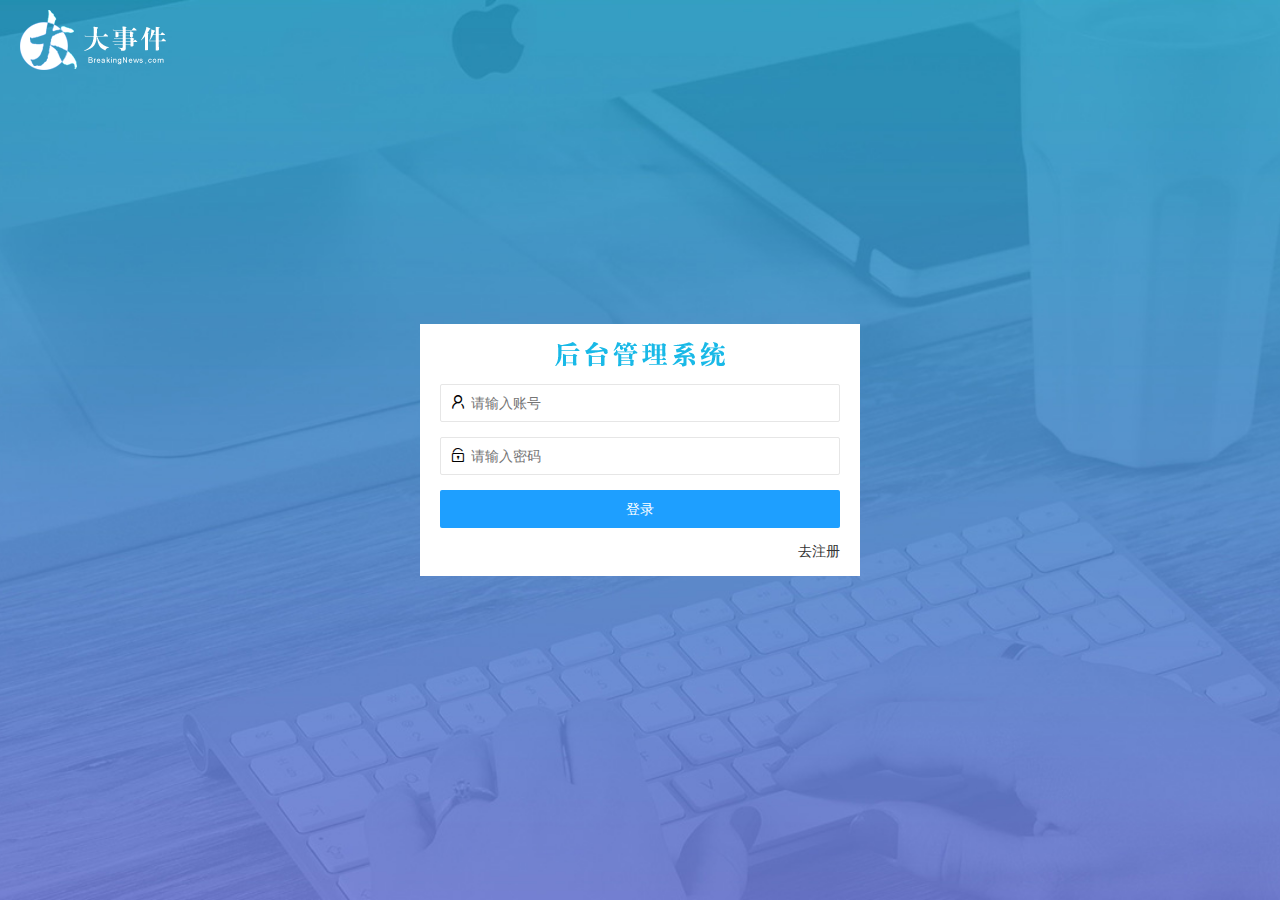
<file: login.html>
<!DOCTYPE html>
<html lang="en">

<head>
    <meta charset="UTF-8">
    <meta http-equiv="X-UA-Compatible" content="IE=edge">
    <meta name="viewport" content="width=device-width, initial-scale=1.0">
    <title>登陆</title>
    <link rel="stylesheet" href="./assets/lib/layui/css/layui.css">
    <link rel="stylesheet" href="./assets/css/login.css">
</head>

<body>
    <!-- logo -->
    <h1>
        <a href="javascript:;"><img src="./assets/images/logo.png" alt="" />大事件</a>
    </h1>
    <!-- 登陆模块 -->
    <div class="loginBox">
        <div class="loginTit"></div>
        <!-- 登陆 -->
        <div class="login_box">
            <form class="layui-form" id="login_form">
                <div class="layui-form-item">
                    <i class="layui-icon layui-icon-username"></i>
                    <input type="text" name="username" required lay-verify="required" placeholder="请输入账号" autocomplete="off" class="layui-input" id="log_username">
                </div>
                <div class="layui-form-item">
                    <i class="layui-icon layui-icon-password"></i>
                    <input type="password" name="password" required lay-verify="required" placeholder="请输入密码" autocomplete="off" class="layui-input" id="log_password">
                </div>
                <div class="layui-form-item">
                    <button class="layui-btn layui-btn-fluid layui-btn-normal" lay-submit lay-filter="formDemo">登录</button>
                </div>
                <div class="layui-form-item link">
                    <a href="javascript:;" id="register_go">去注册</a>
                </div>
            </form>

        </div>
        <!-- 注册 -->
        <div class="register_box">
            <form class="layui-form" id="reg_form">
                <div class="layui-form-item">
                    <i class="layui-icon layui-icon-username"></i>
                    <input type="text" name="username" required lay-verify="required" placeholder="请输入账号" autocomplete="off" class="layui-input reg_username">
                </div>
                <div class="layui-form-item">
                    <i class="layui-icon layui-icon-password"></i>
                    <input type="password" name="password" required lay-verify="required|password" placeholder="请输入密码" autocomplete="off" class="layui-input reg_password">
                </div>
                <div class="layui-form-item">
                    <i class="layui-icon layui-icon-password"></i>
                    <input type="password" name="repassword" required lay-verify="required|repwd" placeholder="确认密码" autocomplete="off" class="layui-input">
                </div>
                <div class="layui-form-item">
                    <button class="layui-btn layui-btn-fluid layui-btn-normal" lay-submit lay-filter="formDemo">注册</button>
                </div>
                <div class="layui-form-item link">
                    <a href="javascript:;" id="login_go">去登录</a>
                </div>
            </form>
        </div>
    </div>
    <script src="./assets/lib/layui/layui.all.js"></script>
    <script src="./assets/lib/jquery.js"></script>
    <script src="./assets/js/baseAPI.js"></script>
    <script src="./assets/lib/axios.js"></script>
    <script src="./assets/js/login.js"></script>
</body>

</html>
</file>
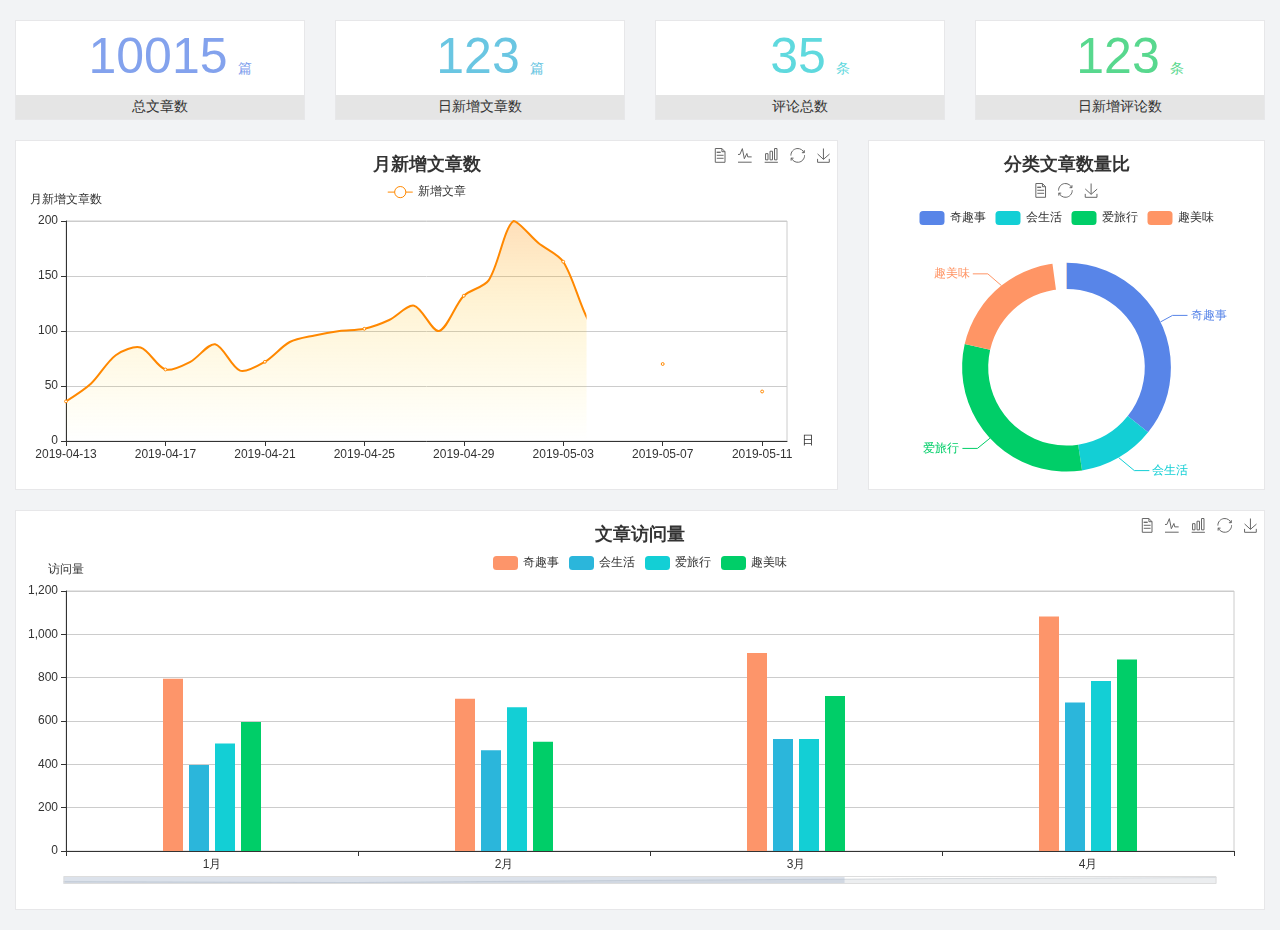
<file: home/dashboard.html>
<!DOCTYPE html>
<html lang="en">

<head>
  <meta charset="UTF-8">
  <meta name="viewport" content="width=device-width, initial-scale=1.0">
  <meta http-equiv="X-UA-Compatible" content="ie=edge">
  <title>图表统计</title>
  <link rel="stylesheet" href="../../assets/lib/bootstrap.css" />
  <link rel="stylesheet" href="../../assets/lib/main.css" />
  <script src="../../assets/lib/jquery.js"></script>
  <script type="text/javascript" src="../../assets/lib/echarts.min.js"></script>
</head>

<body>
  <div class="container-fluid">
    <div class="row spannel_list">
      <div class="col-sm-3 col-xs-6">
        <div class="spannel">
          <em>10015</em><span>篇</span>
          <b>总文章数</b>
        </div>
      </div>
      <div class="col-sm-3 col-xs-6">
        <div class="spannel scolor01">
          <em>123</em><span>篇</span>
          <b>日新增文章数</b>
        </div>
      </div>
      <div class="col-sm-3 col-xs-6">
        <div class="spannel scolor02">
          <em>35</em><span>条</span>
          <b>评论总数</b>
        </div>
      </div>
      <div class="col-sm-3 col-xs-6">
        <div class="spannel scolor03">
          <em>123</em><span>条</span>
          <b>日新增评论数</b>
        </div>
      </div>
    </div>
  </div>

  <div class="container-fluid">
    <div class="row curve-pie">
      <div class="col-lg-8 col-md-8">
        <div class="gragh_pannel" id="curve_show"></div>
      </div>
      <div class="col-lg-4 col-md-4">
        <div class="gragh_pannel" id="pie_show"></div>
      </div>
    </div>
  </div>

  <div class="container-fluid">
    <div class="column_pannel" id="column_show"></div>
  </div>

  <script>
    var oChart = echarts.init(document.getElementById('curve_show'));
    var aList_all = [
      { 'count': 36, 'date': '2019-04-13' },
      { 'count': 52, 'date': '2019-04-14' },
      { 'count': 78, 'date': '2019-04-15' },
      { 'count': 85, 'date': '2019-04-16' },
      { 'count': 65, 'date': '2019-04-17' },
      { 'count': 72, 'date': '2019-04-18' },
      { 'count': 88, 'date': '2019-04-19' },
      { 'count': 64, 'date': '2019-04-20' },
      { 'count': 72, 'date': '2019-04-21' },
      { 'count': 90, 'date': '2019-04-22' },
      { 'count': 96, 'date': '2019-04-23' },
      { 'count': 100, 'date': '2019-04-24' },
      { 'count': 102, 'date': '2019-04-25' },
      { 'count': 110, 'date': '2019-04-26' },
      { 'count': 123, 'date': '2019-04-27' },
      { 'count': 100, 'date': '2019-04-28' },
      { 'count': 132, 'date': '2019-04-29' },
      { 'count': 146, 'date': '2019-04-30' },
      { 'count': 200, 'date': '2019-05-01' },
      { 'count': 180, 'date': '2019-05-02' },
      { 'count': 163, 'date': '2019-05-03' },
      { 'count': 110, 'date': '2019-05-04' },
      { 'count': 80, 'date': '2019-05-05' },
      { 'count': 82, 'date': '2019-05-06' },
      { 'count': 70, 'date': '2019-05-07' },
      { 'count': 65, 'date': '2019-05-08' },
      { 'count': 54, 'date': '2019-05-09' },
      { 'count': 40, 'date': '2019-05-10' },
      { 'count': 45, 'date': '2019-05-11' },
      { 'count': 38, 'date': '2019-05-12' },
    ];

    let aCount = [];
    let aDate = [];

    for (var i = 0; i < aList_all.length; i++) {
      aCount.push(aList_all[i].count);
      aDate.push(aList_all[i].date);
    }

    var chartopt = {
      title: {
        text: '月新增文章数',
        left: 'center',
        top: '10'
      },
      tooltip: {
        trigger: 'axis'
      },
      legend: {
        data: ['新增文章'],
        top: '40'
      },
      toolbox: {
        show: true,
        feature: {
          mark: { show: true },
          dataView: { show: true, readOnly: false },
          magicType: { show: true, type: ['line', 'bar'] },
          restore: { show: true },
          saveAsImage: { show: true }
        }
      },
      calculable: true,
      xAxis: [
        {
          name: '日',
          type: 'category',
          boundaryGap: false,
          data: aDate
        }
      ],
      yAxis: [
        {
          name: '月新增文章数',
          type: 'value'
        }
      ],
      series: [
        {
          name: '新增文章',
          type: 'line',
          smooth: true,
          itemStyle: { normal: { areaStyle: { type: 'default' }, color: '#f80' }, lineStyle: { color: '#f80' } },
          data: aCount
        }],
      areaStyle: {
        normal: {
          color: new echarts.graphic.LinearGradient(0, 0, 0, 1, [{
            offset: 0,
            color: 'rgba(255,136,0,0.39)'
          }, {
            offset: .34,
            color: 'rgba(255,180,0,0.25)'
          }, {
            offset: 1,
            color: 'rgba(255,222,0,0.00)'
          }])

        }
      },
      grid: {
        show: true,
        x: 50,
        x2: 50,
        y: 80,
        height: 220
      }
    };

    oChart.setOption(chartopt);


    var oPie = echarts.init(document.getElementById('pie_show'));
    var oPieopt =
    {
      title: {
        top: 10,
        text: '分类文章数量比',
        x: 'center'
      },
      tooltip: {
        trigger: 'item',
        formatter: "{a} <br/>{b} : {c} ({d}%)"
      },
      color: ['#5885e8', '#13cfd5', '#00ce68', '#ff9565'],
      legend: {
        x: 'center',
        top: 65,
        data: ['奇趣事', '会生活', '爱旅行', '趣美味']
      },
      toolbox: {
        show: true,
        x: 'center',
        top: 35,
        feature: {
          mark: { show: true },
          dataView: { show: true, readOnly: false },
          magicType: {
            show: true,
            type: ['pie', 'funnel'],
            option: {
              funnel: {
                x: '25%',
                width: '50%',
                funnelAlign: 'left',
                max: 1548
              }
            }
          },
          restore: { show: true },
          saveAsImage: { show: true }
        }
      },
      calculable: true,
      series: [
        {
          name: '访问来源',
          type: 'pie',
          radius: ['45%', '60%'],
          center: ['50%', '65%'],
          data: [
            { value: 300, name: '奇趣事' },
            { value: 100, name: '会生活' },
            { value: 260, name: '爱旅行' },
            { value: 180, name: '趣美味' }
          ]
        }
      ]
    };
    oPie.setOption(oPieopt);



    var oColumn = this.echarts.init(document.getElementById('column_show'));
    var oColumnopt =
    {
      title: {
        text: '文章访问量',
        left: 'center',
        top: '10'
      },
      tooltip: {
        trigger: 'axis'
      },
      legend: {
        data: ['奇趣事', '会生活', '爱旅行', '趣美味'],
        top: '40'
      },
      toolbox: {
        show: true,
        feature: {
          mark: { show: true },
          dataView: { show: true, readOnly: false },
          magicType: { show: true, type: ['line', 'bar'] },
          restore: { show: true },
          saveAsImage: { show: true }
        }
      },
      calculable: true,
      xAxis: [
        {
          type: 'category',
          data: ['1月', '2月', '3月', '4月', '5月']
        }
      ],
      yAxis: [
        {
          name: '访问量',
          type: 'value'
        }
      ],
      series: [
        {
          name: '奇趣事',
          type: 'bar',
          barWidth: 20,
          itemStyle: {
            normal: { areaStyle: { type: 'default' }, color: '#fd956a' }
          },
          data: [800, 708, 920, 1090, 1200]
        },
        {
          name: '会生活',
          type: 'bar',
          barWidth: 20,
          itemStyle: {
            normal: { areaStyle: { type: 'default' }, color: '#2bb6db' }
          },
          data: [400, 468, 520, 690, 800]
        },
        {
          name: '爱旅行',
          type: 'bar',
          barWidth: 20,
          itemStyle: {
            normal: { areaStyle: { type: 'default' }, color: '#13cfd5' }
          },
          data: [500, 668, 520, 790, 900]
        },
        {
          name: '趣美味',
          type: 'bar',
          barWidth: 20,
          itemStyle: {
            normal: { areaStyle: { type: 'default' }, color: '#00ce68' }
          },
          data: [600, 508, 720, 890, 1000]
        }
      ],
      grid: {
        show: true,
        x: 50,
        x2: 30,
        y: 80,
        height: 260
      },
      dataZoom: [//给x轴设置滚动条
        {
          start: 0,//默认为0
          end: 100 - 1000 / 31,//默认为100
          type: 'slider',
          show: true,
          xAxisIndex: [0],
          handleSize: 0,//滑动条的 左右2个滑动条的大小
          height: 8,//组件高度
          left: 45, //左边的距离
          right: 50,//右边的距离
          bottom: 26,//右边的距离
          handleColor: '#ddd',//h滑动图标的颜色
          handleStyle: {
            borderColor: "#cacaca",
            borderWidth: "1",
            shadowBlur: 2,
            background: "#ddd",
            shadowColor: "#ddd",
          }
        }]
    };
    oColumn.setOption(oColumnopt);
  </script>
</body>

</html>
</file>
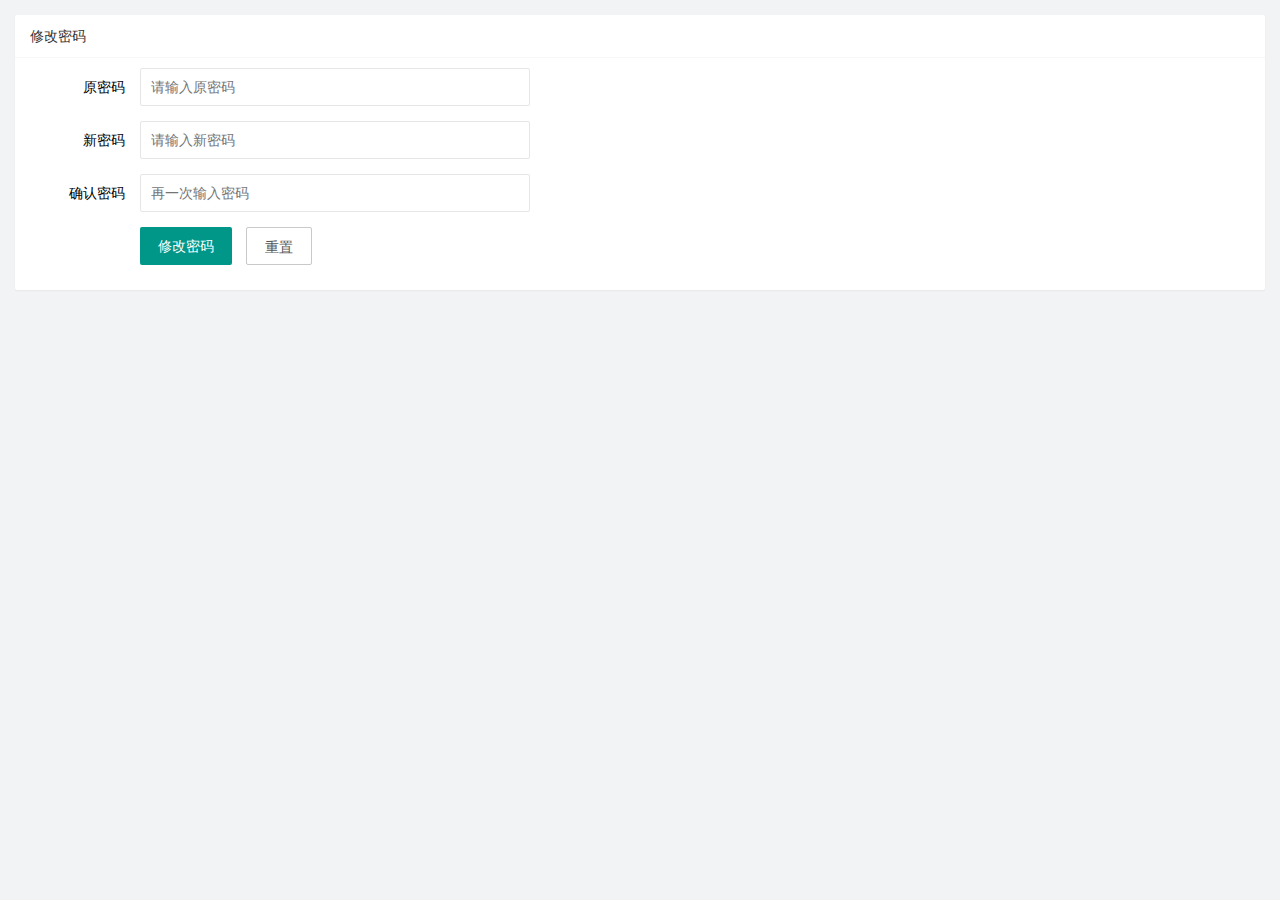
<file: user/user_pwd.html>
<!DOCTYPE html>
<html lang="en">

<head>
    <meta charset="UTF-8">
    <meta http-equiv="X-UA-Compatible" content="IE=edge">
    <meta name="viewport" content="width=device-width, initial-scale=1.0">
    <title>Document</title>
    <link rel="stylesheet" href="../assets/lib/layui/css/layui.css">
    <link rel="stylesheet" href="../assets/css/user/userinfo.css">
</head>

<body>
    <div class="layui-card">
        <div class="layui-card-header">修改密码</div>
        <div class="layui-card-body">
            <form class="layui-form" lay-filter="form-user">
                <input type="hidden" name="id" />
                <div class="layui-form-item">
                    <label class="layui-form-label">原密码</label>
                    <div class="layui-input-block">
                        <input type="password" name="oldPwd" required lay-verify="required|pass" placeholder="请输入原密码" autocomplete="off" class="layui-input">
                    </div>
                </div>
                <div class="layui-form-item">
                    <label class="layui-form-label">新密码</label>
                    <div class="layui-input-block">
                        <input type="password" name="newPwd" required lay-verify="required|pass|same" placeholder="请输入新密码" autocomplete="off" class="layui-input">
                    </div>
                </div>
                <div class="layui-form-item">
                    <label class="layui-form-label">确认密码</label>
                    <div class="layui-input-block">
                        <input type="password" name="rePwd" required lay-verify="required|repwd" placeholder="再一次输入密码" autocomplete="off" class="layui-input">
                    </div>
                </div>
                <div class="layui-form-item">
                    <div class="layui-input-block">
                        <button class="layui-btn" lay-submit lay-filter="formDemo">修改密码</button>
                        <button type="reset" class="layui-btn layui-btn-primary" id="reset">重置</button>
                    </div>
                </div>
            </form>
        </div>
    </div>
    <script src="../assets/lib/layui/layui.all.js"></script>
    <script src="../assets/lib/jquery.js"></script>
    <script src="../assets/js/baseAPI.js"></script>
    <script src="../assets/js/user/userpwd.js"></script>
</body>

</html>
</file>
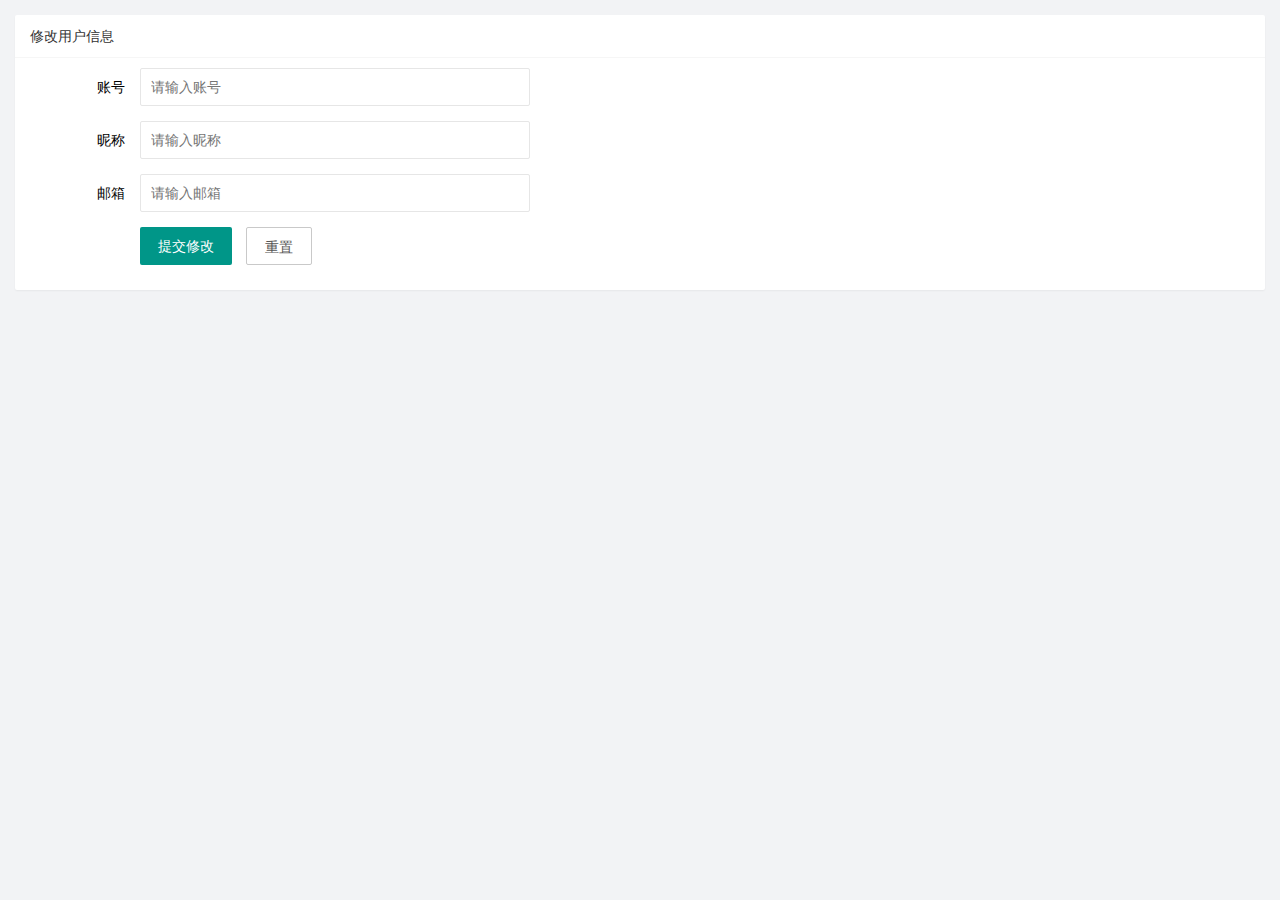
<file: user/userinfo.html>
<!DOCTYPE html>
<html lang="en">

<head>
    <meta charset="UTF-8">
    <meta http-equiv="X-UA-Compatible" content="IE=edge">
    <meta name="viewport" content="width=device-width, initial-scale=1.0">
    <title>Document</title>
    <link rel="stylesheet" href="../assets/lib/layui/css/layui.css">
    <link rel="stylesheet" href="../assets/css/user/userinfo.css">
</head>

<body>
    <div class="layui-card">
        <div class="layui-card-header">修改用户信息</div>
        <div class="layui-card-body">
            <form class="layui-form" lay-filter="form-user">
                <input type="hidden" name="id" />
                <div class="layui-form-item">
                    <label class="layui-form-label">账号</label>
                    <div class="layui-input-block">
                        <input type="text" name="username" required lay-verify="" placeholder="请输入账号" autocomplete="off" class="layui-input" readonly>
                    </div>
                </div>
                <div class="layui-form-item">
                    <label class="layui-form-label">昵称</label>
                    <div class="layui-input-block">
                        <input type="text" name="nickname" required lay-verify="required|nickname" placeholder="请输入昵称" autocomplete="off" class="layui-input">
                    </div>
                </div>
                <div class="layui-form-item">
                    <label class="layui-form-label">邮箱</label>
                    <div class="layui-input-block">
                        <input type="text" name="email" required lay-verify="required|email" placeholder="请输入邮箱" autocomplete="off" class="layui-input">
                    </div>
                </div>
                <div class="layui-form-item">
                    <div class="layui-input-block">
                        <button class="layui-btn" lay-submit lay-filter="formDemo">提交修改</button>
                        <button type="reset" class="layui-btn layui-btn-primary" id="reset">重置</button>
                    </div>
                </div>
            </form>
        </div>
    </div>
    <script src="../assets/lib/layui/layui.all.js"></script>
    <script src="../assets/lib/jquery.js"></script>
    <script src="../assets/js/baseAPI.js"></script>
    <script src="../assets/js/user/userinfo.js"></script>
</body>

</html>
</file>
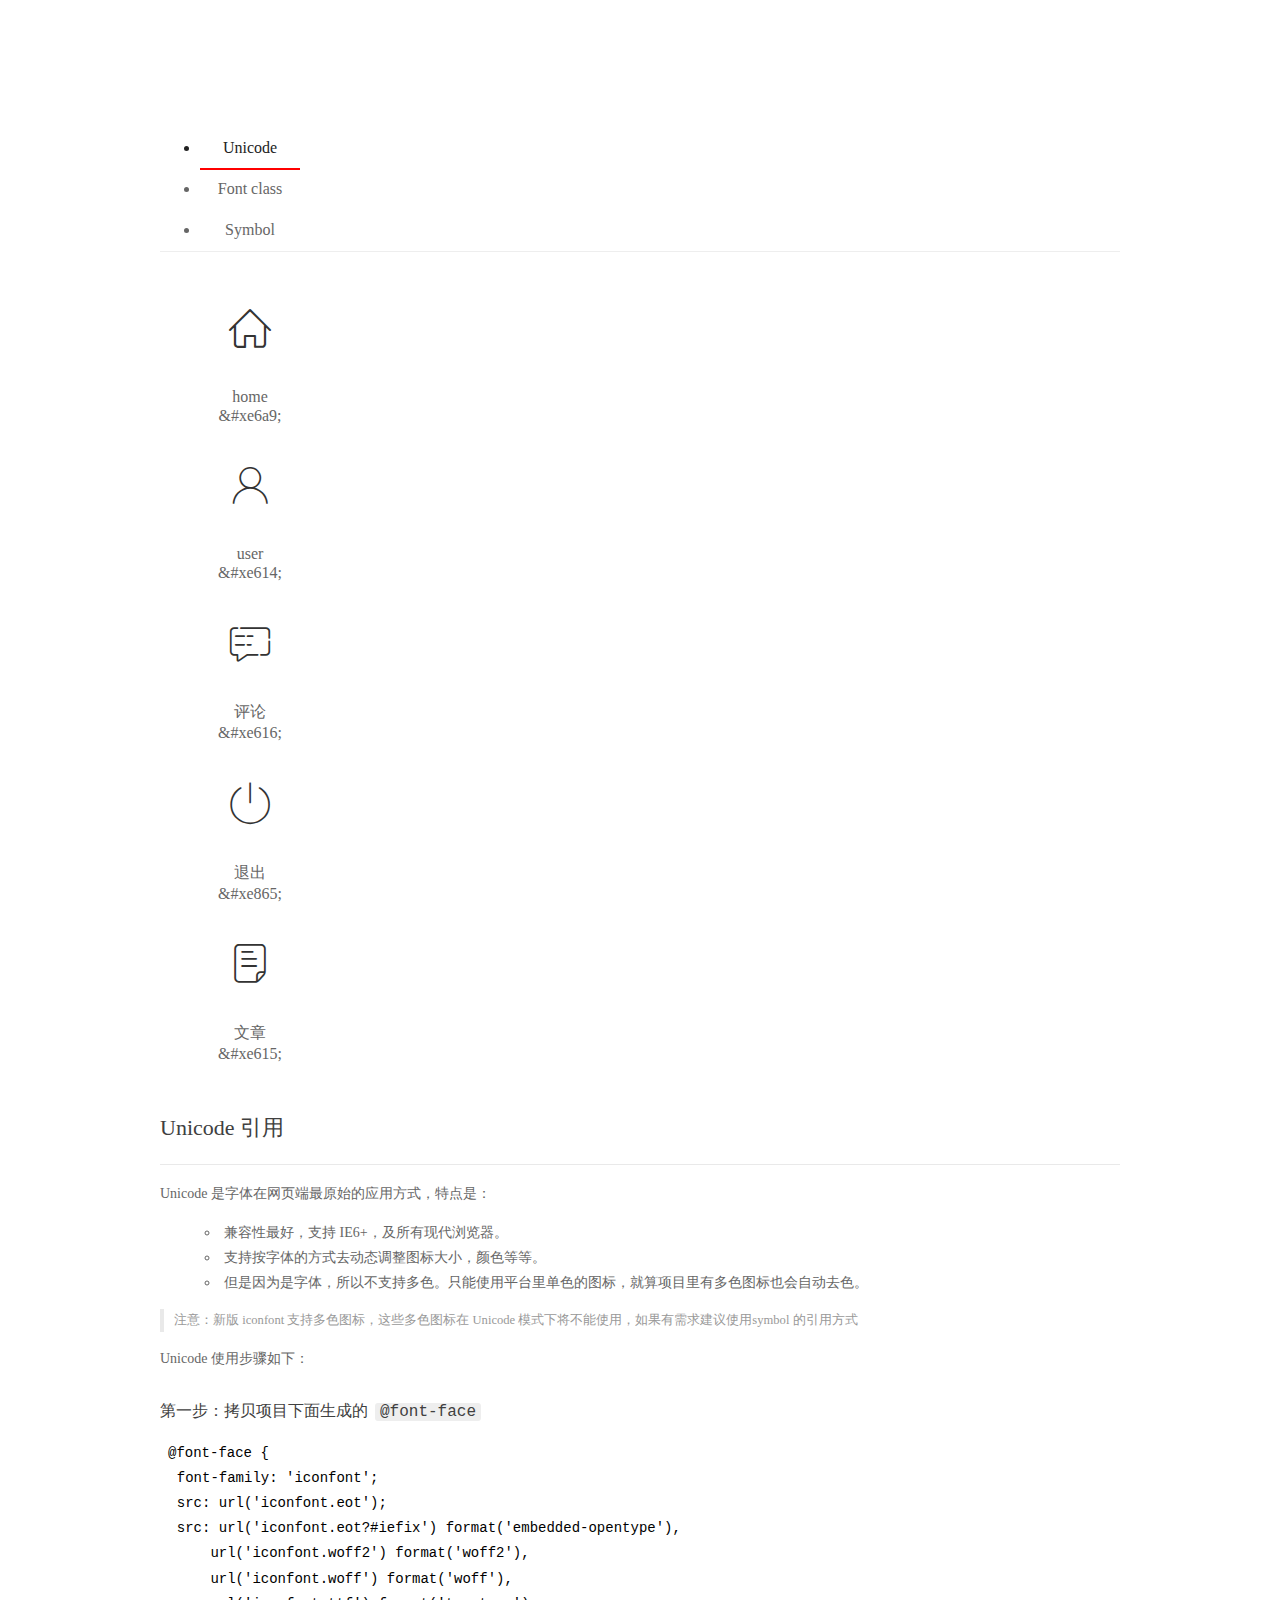
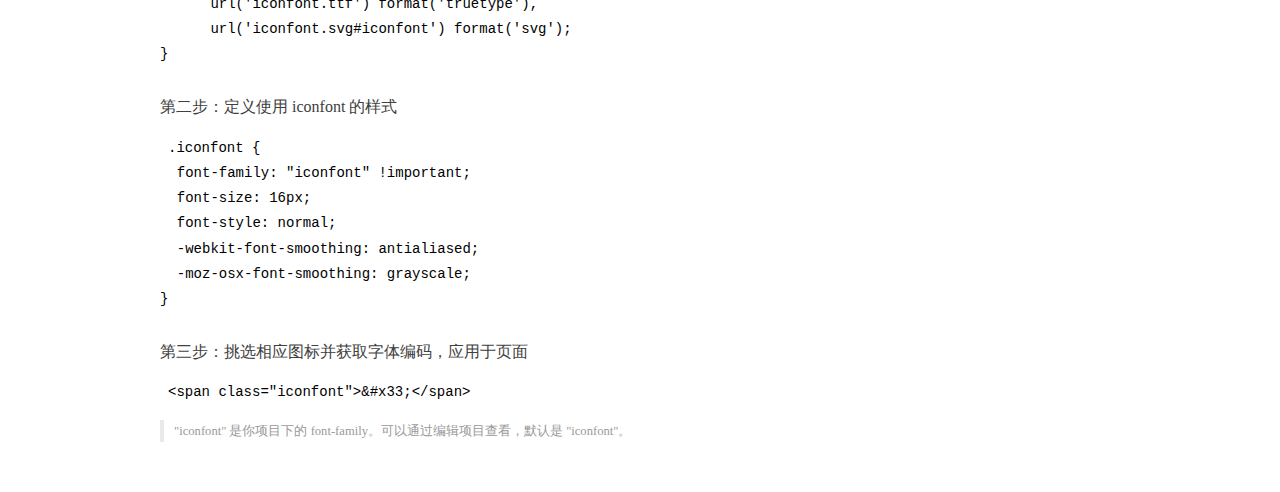
<file: assets/fonts/demo_index.html>
<!DOCTYPE html>
<html>
<head>
  <meta charset="utf-8"/>
  <title>IconFont Demo</title>
  <link rel="shortcut icon" href="https://gtms04.alicdn.com/tps/i4/TB1_oz6GVXXXXaFXpXXJDFnIXXX-64-64.ico" type="image/x-icon"/>
  <link rel="stylesheet" href="https://g.alicdn.com/thx/cube/1.3.2/cube.min.css">
  <link rel="stylesheet" href="demo.css">
  <link rel="stylesheet" href="iconfont.css">
  <script src="iconfont.js"></script>
  <!-- jQuery -->
  <script src="https://a1.alicdn.com/oss/uploads/2018/12/26/7bfddb60-08e8-11e9-9b04-53e73bb6408b.js"></script>
  <!-- 代码高亮 -->
  <script src="https://a1.alicdn.com/oss/uploads/2018/12/26/a3f714d0-08e6-11e9-8a15-ebf944d7534c.js"></script>
</head>
<body>
  <div class="main">
    <h1 class="logo"><a href="https://www.iconfont.cn/" title="iconfont 首页" target="_blank">&#xe86b;</a></h1>
    <div class="nav-tabs">
      <ul id="tabs" class="dib-box">
        <li class="dib active"><span>Unicode</span></li>
        <li class="dib"><span>Font class</span></li>
        <li class="dib"><span>Symbol</span></li>
      </ul>
      
    </div>
    <div class="tab-container">
      <div class="content unicode" style="display: block;">
          <ul class="icon_lists dib-box">
          
            <li class="dib">
              <span class="icon iconfont">&#xe6a9;</span>
                <div class="name">home</div>
                <div class="code-name">&amp;#xe6a9;</div>
              </li>
          
            <li class="dib">
              <span class="icon iconfont">&#xe614;</span>
                <div class="name">user</div>
                <div class="code-name">&amp;#xe614;</div>
              </li>
          
            <li class="dib">
              <span class="icon iconfont">&#xe616;</span>
                <div class="name">评论</div>
                <div class="code-name">&amp;#xe616;</div>
              </li>
          
            <li class="dib">
              <span class="icon iconfont">&#xe865;</span>
                <div class="name">退出</div>
                <div class="code-name">&amp;#xe865;</div>
              </li>
          
            <li class="dib">
              <span class="icon iconfont">&#xe615;</span>
                <div class="name">文章</div>
                <div class="code-name">&amp;#xe615;</div>
              </li>
          
          </ul>
          <div class="article markdown">
          <h2 id="unicode-">Unicode 引用</h2>
          <hr>

          <p>Unicode 是字体在网页端最原始的应用方式，特点是：</p>
          <ul>
            <li>兼容性最好，支持 IE6+，及所有现代浏览器。</li>
            <li>支持按字体的方式去动态调整图标大小，颜色等等。</li>
            <li>但是因为是字体，所以不支持多色。只能使用平台里单色的图标，就算项目里有多色图标也会自动去色。</li>
          </ul>
          <blockquote>
            <p>注意：新版 iconfont 支持多色图标，这些多色图标在 Unicode 模式下将不能使用，如果有需求建议使用symbol 的引用方式</p>
          </blockquote>
          <p>Unicode 使用步骤如下：</p>
          <h3 id="-font-face">第一步：拷贝项目下面生成的 <code>@font-face</code></h3>
<pre><code class="language-css"
>@font-face {
  font-family: 'iconfont';
  src: url('iconfont.eot');
  src: url('iconfont.eot?#iefix') format('embedded-opentype'),
      url('iconfont.woff2') format('woff2'),
      url('iconfont.woff') format('woff'),
      url('iconfont.ttf') format('truetype'),
      url('iconfont.svg#iconfont') format('svg');
}
</code></pre>
          <h3 id="-iconfont-">第二步：定义使用 iconfont 的样式</h3>
<pre><code class="language-css"
>.iconfont {
  font-family: "iconfont" !important;
  font-size: 16px;
  font-style: normal;
  -webkit-font-smoothing: antialiased;
  -moz-osx-font-smoothing: grayscale;
}
</code></pre>
          <h3 id="-">第三步：挑选相应图标并获取字体编码，应用于页面</h3>
<pre>
<code class="language-html"
>&lt;span class="iconfont"&gt;&amp;#x33;&lt;/span&gt;
</code></pre>
          <blockquote>
            <p>"iconfont" 是你项目下的 font-family。可以通过编辑项目查看，默认是 "iconfont"。</p>
          </blockquote>
          </div>
      </div>
      <div class="content font-class">
        <ul class="icon_lists dib-box">
          
          <li class="dib">
            <span class="icon iconfont icon-home"></span>
            <div class="name">
              home
            </div>
            <div class="code-name">.icon-home
            </div>
          </li>
          
          <li class="dib">
            <span class="icon iconfont icon-user"></span>
            <div class="name">
              user
            </div>
            <div class="code-name">.icon-user
            </div>
          </li>
          
          <li class="dib">
            <span class="icon iconfont icon-pinglun"></span>
            <div class="name">
              评论
            </div>
            <div class="code-name">.icon-pinglun
            </div>
          </li>
          
          <li class="dib">
            <span class="icon iconfont icon-tuichu"></span>
            <div class="name">
              退出
            </div>
            <div class="code-name">.icon-tuichu
            </div>
          </li>
          
          <li class="dib">
            <span class="icon iconfont icon-16"></span>
            <div class="name">
              文章
            </div>
            <div class="code-name">.icon-16
            </div>
          </li>
          
        </ul>
        <div class="article markdown">
        <h2 id="font-class-">font-class 引用</h2>
        <hr>

        <p>font-class 是 Unicode 使用方式的一种变种，主要是解决 Unicode 书写不直观，语意不明确的问题。</p>
        <p>与 Unicode 使用方式相比，具有如下特点：</p>
        <ul>
          <li>兼容性良好，支持 IE8+，及所有现代浏览器。</li>
          <li>相比于 Unicode 语意明确，书写更直观。可以很容易分辨这个 icon 是什么。</li>
          <li>因为使用 class 来定义图标，所以当要替换图标时，只需要修改 class 里面的 Unicode 引用。</li>
          <li>不过因为本质上还是使用的字体，所以多色图标还是不支持的。</li>
        </ul>
        <p>使用步骤如下：</p>
        <h3 id="-fontclass-">第一步：引入项目下面生成的 fontclass 代码：</h3>
<pre><code class="language-html">&lt;link rel="stylesheet" href="./iconfont.css"&gt;
</code></pre>
        <h3 id="-">第二步：挑选相应图标并获取类名，应用于页面：</h3>
<pre><code class="language-html">&lt;span class="iconfont icon-xxx"&gt;&lt;/span&gt;
</code></pre>
        <blockquote>
          <p>"
            iconfont" 是你项目下的 font-family。可以通过编辑项目查看，默认是 "iconfont"。</p>
        </blockquote>
      </div>
      </div>
      <div class="content symbol">
          <ul class="icon_lists dib-box">
          
            <li class="dib">
                <svg class="icon svg-icon" aria-hidden="true">
                  <use xlink:href="#icon-home"></use>
                </svg>
                <div class="name">home</div>
                <div class="code-name">#icon-home</div>
            </li>
          
            <li class="dib">
                <svg class="icon svg-icon" aria-hidden="true">
                  <use xlink:href="#icon-user"></use>
                </svg>
                <div class="name">user</div>
                <div class="code-name">#icon-user</div>
            </li>
          
            <li class="dib">
                <svg class="icon svg-icon" aria-hidden="true">
                  <use xlink:href="#icon-pinglun"></use>
                </svg>
                <div class="name">评论</div>
                <div class="code-name">#icon-pinglun</div>
            </li>
          
            <li class="dib">
                <svg class="icon svg-icon" aria-hidden="true">
                  <use xlink:href="#icon-tuichu"></use>
                </svg>
                <div class="name">退出</div>
                <div class="code-name">#icon-tuichu</div>
            </li>
          
            <li class="dib">
                <svg class="icon svg-icon" aria-hidden="true">
                  <use xlink:href="#icon-16"></use>
                </svg>
                <div class="name">文章</div>
                <div class="code-name">#icon-16</div>
            </li>
          
          </ul>
          <div class="article markdown">
          <h2 id="symbol-">Symbol 引用</h2>
          <hr>

          <p>这是一种全新的使用方式，应该说这才是未来的主流，也是平台目前推荐的用法。相关介绍可以参考这篇<a href="">文章</a>
            这种用法其实是做了一个 SVG 的集合，与另外两种相比具有如下特点：</p>
          <ul>
            <li>支持多色图标了，不再受单色限制。</li>
            <li>通过一些技巧，支持像字体那样，通过 <code>font-size</code>, <code>color</code> 来调整样式。</li>
            <li>兼容性较差，支持 IE9+，及现代浏览器。</li>
            <li>浏览器渲染 SVG 的性能一般，还不如 png。</li>
          </ul>
          <p>使用步骤如下：</p>
          <h3 id="-symbol-">第一步：引入项目下面生成的 symbol 代码：</h3>
<pre><code class="language-html">&lt;script src="./iconfont.js"&gt;&lt;/script&gt;
</code></pre>
          <h3 id="-css-">第二步：加入通用 CSS 代码（引入一次就行）：</h3>
<pre><code class="language-html">&lt;style&gt;
.icon {
  width: 1em;
  height: 1em;
  vertical-align: -0.15em;
  fill: currentColor;
  overflow: hidden;
}
&lt;/style&gt;
</code></pre>
          <h3 id="-">第三步：挑选相应图标并获取类名，应用于页面：</h3>
<pre><code class="language-html">&lt;svg class="icon" aria-hidden="true"&gt;
  &lt;use xlink:href="#icon-xxx"&gt;&lt;/use&gt;
&lt;/svg&gt;
</code></pre>
          </div>
      </div>

    </div>
  </div>
  <script>
  $(document).ready(function () {
      $('.tab-container .content:first').show()

      $('#tabs li').click(function (e) {
        var tabContent = $('.tab-container .content')
        var index = $(this).index()

        if ($(this).hasClass('active')) {
          return
        } else {
          $('#tabs li').removeClass('active')
          $(this).addClass('active')

          tabContent.hide().eq(index).fadeIn()
        }
      })
    })
  </script>
</body>
</html>
</file>
<file: assets/lib/layui/css/layui.css>
/** layui-v2.5.5 MIT License By https://www.layui.com */
 .layui-inline,img{display:inline-block;vertical-align:middle}h1,h2,h3,h4,h5,h6{font-weight:400}.layui-edge,.layui-header,.layui-inline,.layui-main{position:relative}.layui-body,.layui-edge,.layui-elip{overflow:hidden}.layui-btn,.layui-edge,.layui-inline,img{vertical-align:middle}.layui-btn,.layui-disabled,.layui-icon,.layui-unselect{-moz-user-select:none;-webkit-user-select:none;-ms-user-select:none}.layui-elip,.layui-form-checkbox span,.layui-form-pane .layui-form-label{text-overflow:ellipsis;white-space:nowrap}.layui-breadcrumb,.layui-tree-btnGroup{visibility:hidden}blockquote,body,button,dd,div,dl,dt,form,h1,h2,h3,h4,h5,h6,input,li,ol,p,pre,td,textarea,th,ul{margin:0;padding:0;-webkit-tap-highlight-color:rgba(0,0,0,0)}a:active,a:hover{outline:0}img{border:none}li{list-style:none}table{border-collapse:collapse;border-spacing:0}h4,h5,h6{font-size:100%}button,input,optgroup,option,select,textarea{font-family:inherit;font-size:inherit;font-style:inherit;font-weight:inherit;outline:0}pre{white-space:pre-wrap;white-space:-moz-pre-wrap;white-space:-pre-wrap;white-space:-o-pre-wrap;word-wrap:break-word}body{line-height:24px;font:14px Helvetica Neue,Helvetica,PingFang SC,Tahoma,Arial,sans-serif}hr{height:1px;margin:10px 0;border:0;clear:both}a{color:#333;text-decoration:none}a:hover{color:#777}a cite{font-style:normal;*cursor:pointer}.layui-border-box,.layui-border-box *{box-sizing:border-box}.layui-box,.layui-box *{box-sizing:content-box}.layui-clear{clear:both;*zoom:1}.layui-clear:after{content:'\20';clear:both;*zoom:1;display:block;height:0}.layui-inline{*display:inline;*zoom:1}.layui-edge{display:inline-block;width:0;height:0;border-width:6px;border-style:dashed;border-color:transparent}.layui-edge-top{top:-4px;border-bottom-color:#999;border-bottom-style:solid}.layui-edge-right{border-left-color:#999;border-left-style:solid}.layui-edge-bottom{top:2px;border-top-color:#999;border-top-style:solid}.layui-edge-left{border-right-color:#999;border-right-style:solid}.layui-disabled,.layui-disabled:hover{color:#d2d2d2!important;cursor:not-allowed!important}.layui-circle{border-radius:100%}.layui-show{display:block!important}.layui-hide{display:none!important}@font-face{font-family:layui-icon;src:url(../font/iconfont.eot?v=250);src:url(../font/iconfont.eot?v=250#iefix) format('embedded-opentype'),url(../font/iconfont.woff2?v=250) format('woff2'),url(../font/iconfont.woff?v=250) format('woff'),url(../font/iconfont.ttf?v=250) format('truetype'),url(../font/iconfont.svg?v=250#layui-icon) format('svg')}.layui-icon{font-family:layui-icon!important;font-size:16px;font-style:normal;-webkit-font-smoothing:antialiased;-moz-osx-font-smoothing:grayscale}.layui-icon-reply-fill:before{content:"\e611"}.layui-icon-set-fill:before{content:"\e614"}.layui-icon-menu-fill:before{content:"\e60f"}.layui-icon-search:before{content:"\e615"}.layui-icon-share:before{content:"\e641"}.layui-icon-set-sm:before{content:"\e620"}.layui-icon-engine:before{content:"\e628"}.layui-icon-close:before{content:"\1006"}.layui-icon-close-fill:before{content:"\1007"}.layui-icon-chart-screen:before{content:"\e629"}.layui-icon-star:before{content:"\e600"}.layui-icon-circle-dot:before{content:"\e617"}.layui-icon-chat:before{content:"\e606"}.layui-icon-release:before{content:"\e609"}.layui-icon-list:before{content:"\e60a"}.layui-icon-chart:before{content:"\e62c"}.layui-icon-ok-circle:before{content:"\1005"}.layui-icon-layim-theme:before{content:"\e61b"}.layui-icon-table:before{content:"\e62d"}.layui-icon-right:before{content:"\e602"}.layui-icon-left:before{content:"\e603"}.layui-icon-cart-simple:before{content:"\e698"}.layui-icon-face-cry:before{content:"\e69c"}.layui-icon-face-smile:before{content:"\e6af"}.layui-icon-survey:before{content:"\e6b2"}.layui-icon-tree:before{content:"\e62e"}.layui-icon-upload-circle:before{content:"\e62f"}.layui-icon-add-circle:before{content:"\e61f"}.layui-icon-download-circle:before{content:"\e601"}.layui-icon-templeate-1:before{content:"\e630"}.layui-icon-util:before{content:"\e631"}.layui-icon-face-surprised:before{content:"\e664"}.layui-icon-edit:before{content:"\e642"}.layui-icon-speaker:before{content:"\e645"}.layui-icon-down:before{content:"\e61a"}.layui-icon-file:before{content:"\e621"}.layui-icon-layouts:before{content:"\e632"}.layui-icon-rate-half:before{content:"\e6c9"}.layui-icon-add-circle-fine:before{content:"\e608"}.layui-icon-prev-circle:before{content:"\e633"}.layui-icon-read:before{content:"\e705"}.layui-icon-404:before{content:"\e61c"}.layui-icon-carousel:before{content:"\e634"}.layui-icon-help:before{content:"\e607"}.layui-icon-code-circle:before{content:"\e635"}.layui-icon-water:before{content:"\e636"}.layui-icon-username:before{content:"\e66f"}.layui-icon-find-fill:before{content:"\e670"}.layui-icon-about:before{content:"\e60b"}.layui-icon-location:before{content:"\e715"}.layui-icon-up:before{content:"\e619"}.layui-icon-pause:before{content:"\e651"}.layui-icon-date:before{content:"\e637"}.layui-icon-layim-uploadfile:before{content:"\e61d"}.layui-icon-delete:before{content:"\e640"}.layui-icon-play:before{content:"\e652"}.layui-icon-top:before{content:"\e604"}.layui-icon-friends:before{content:"\e612"}.layui-icon-refresh-3:before{content:"\e9aa"}.layui-icon-ok:before{content:"\e605"}.layui-icon-layer:before{content:"\e638"}.layui-icon-face-smile-fine:before{content:"\e60c"}.layui-icon-dollar:before{content:"\e659"}.layui-icon-group:before{content:"\e613"}.layui-icon-layim-download:before{content:"\e61e"}.layui-icon-picture-fine:before{content:"\e60d"}.layui-icon-link:before{content:"\e64c"}.layui-icon-diamond:before{content:"\e735"}.layui-icon-log:before{content:"\e60e"}.layui-icon-rate-solid:before{content:"\e67a"}.layui-icon-fonts-del:before{content:"\e64f"}.layui-icon-unlink:before{content:"\e64d"}.layui-icon-fonts-clear:before{content:"\e639"}.layui-icon-triangle-r:before{content:"\e623"}.layui-icon-circle:before{content:"\e63f"}.layui-icon-radio:before{content:"\e643"}.layui-icon-align-center:before{content:"\e647"}.layui-icon-align-right:before{content:"\e648"}.layui-icon-align-left:before{content:"\e649"}.layui-icon-loading-1:before{content:"\e63e"}.layui-icon-return:before{content:"\e65c"}.layui-icon-fonts-strong:before{content:"\e62b"}.layui-icon-upload:before{content:"\e67c"}.layui-icon-dialogue:before{content:"\e63a"}.layui-icon-video:before{content:"\e6ed"}.layui-icon-headset:before{content:"\e6fc"}.layui-icon-cellphone-fine:before{content:"\e63b"}.layui-icon-add-1:before{content:"\e654"}.layui-icon-face-smile-b:before{content:"\e650"}.layui-icon-fonts-html:before{content:"\e64b"}.layui-icon-form:before{content:"\e63c"}.layui-icon-cart:before{content:"\e657"}.layui-icon-camera-fill:before{content:"\e65d"}.layui-icon-tabs:before{content:"\e62a"}.layui-icon-fonts-code:before{content:"\e64e"}.layui-icon-fire:before{content:"\e756"}.layui-icon-set:before{content:"\e716"}.layui-icon-fonts-u:before{content:"\e646"}.layui-icon-triangle-d:before{content:"\e625"}.layui-icon-tips:before{content:"\e702"}.layui-icon-picture:before{content:"\e64a"}.layui-icon-more-vertical:before{content:"\e671"}.layui-icon-flag:before{content:"\e66c"}.layui-icon-loading:before{content:"\e63d"}.layui-icon-fonts-i:before{content:"\e644"}.layui-icon-refresh-1:before{content:"\e666"}.layui-icon-rmb:before{content:"\e65e"}.layui-icon-home:before{content:"\e68e"}.layui-icon-user:before{content:"\e770"}.layui-icon-notice:before{content:"\e667"}.layui-icon-login-weibo:before{content:"\e675"}.layui-icon-voice:before{content:"\e688"}.layui-icon-upload-drag:before{content:"\e681"}.layui-icon-login-qq:before{content:"\e676"}.layui-icon-snowflake:before{content:"\e6b1"}.layui-icon-file-b:before{content:"\e655"}.layui-icon-template:before{content:"\e663"}.layui-icon-auz:before{content:"\e672"}.layui-icon-console:before{content:"\e665"}.layui-icon-app:before{content:"\e653"}.layui-icon-prev:before{content:"\e65a"}.layui-icon-website:before{content:"\e7ae"}.layui-icon-next:before{content:"\e65b"}.layui-icon-component:before{content:"\e857"}.layui-icon-more:before{content:"\e65f"}.layui-icon-login-wechat:before{content:"\e677"}.layui-icon-shrink-right:before{content:"\e668"}.layui-icon-spread-left:before{content:"\e66b"}.layui-icon-camera:before{content:"\e660"}.layui-icon-note:before{content:"\e66e"}.layui-icon-refresh:before{content:"\e669"}.layui-icon-female:before{content:"\e661"}.layui-icon-male:before{content:"\e662"}.layui-icon-password:before{content:"\e673"}.layui-icon-senior:before{content:"\e674"}.layui-icon-theme:before{content:"\e66a"}.layui-icon-tread:before{content:"\e6c5"}.layui-icon-praise:before{content:"\e6c6"}.layui-icon-star-fill:before{content:"\e658"}.layui-icon-rate:before{content:"\e67b"}.layui-icon-template-1:before{content:"\e656"}.layui-icon-vercode:before{content:"\e679"}.layui-icon-cellphone:before{content:"\e678"}.layui-icon-screen-full:before{content:"\e622"}.layui-icon-screen-restore:before{content:"\e758"}.layui-icon-cols:before{content:"\e610"}.layui-icon-export:before{content:"\e67d"}.layui-icon-print:before{content:"\e66d"}.layui-icon-slider:before{content:"\e714"}.layui-icon-addition:before{content:"\e624"}.layui-icon-subtraction:before{content:"\e67e"}.layui-icon-service:before{content:"\e626"}.layui-icon-transfer:before{content:"\e691"}.layui-main{width:1140px;margin:0 auto}.layui-header{z-index:1000;height:60px}.layui-header a:hover{transition:all .5s;-webkit-transition:all .5s}.layui-side{position:fixed;left:0;top:0;bottom:0;z-index:999;width:200px;overflow-x:hidden}.layui-side-scroll{position:relative;width:220px;height:100%;overflow-x:hidden}.layui-body{position:absolute;left:200px;right:0;top:0;bottom:0;z-index:998;width:auto;overflow-y:auto;box-sizing:border-box}.layui-layout-body{overflow:hidden}.layui-layout-admin .layui-header{background-color:#23262E}.layui-layout-admin .layui-side{top:60px;width:200px;overflow-x:hidden}.layui-layout-admin .layui-body{position:fixed;top:60px;bottom:44px}.layui-layout-admin .layui-main{width:auto;margin:0 15px}.layui-layout-admin .layui-footer{position:fixed;left:200px;right:0;bottom:0;height:44px;line-height:44px;padding:0 15px;background-color:#eee}.layui-layout-admin .layui-logo{position:absolute;left:0;top:0;width:200px;height:100%;line-height:60px;text-align:center;color:#009688;font-size:16px}.layui-layout-admin .layui-header .layui-nav{background:0 0}.layui-layout-left{position:absolute!important;left:200px;top:0}.layui-layout-right{position:absolute!important;right:0;top:0}.layui-container{position:relative;margin:0 auto;padding:0 15px;box-sizing:border-box}.layui-fluid{position:relative;margin:0 auto;padding:0 15px}.layui-row:after,.layui-row:before{content:'';display:block;clear:both}.layui-col-lg1,.layui-col-lg10,.layui-col-lg11,.layui-col-lg12,.layui-col-lg2,.layui-col-lg3,.layui-col-lg4,.layui-col-lg5,.layui-col-lg6,.layui-col-lg7,.layui-col-lg8,.layui-col-lg9,.layui-col-md1,.layui-col-md10,.layui-col-md11,.layui-col-md12,.layui-col-md2,.layui-col-md3,.layui-col-md4,.layui-col-md5,.layui-col-md6,.layui-col-md7,.layui-col-md8,.layui-col-md9,.layui-col-sm1,.layui-col-sm10,.layui-col-sm11,.layui-col-sm12,.layui-col-sm2,.layui-col-sm3,.layui-col-sm4,.layui-col-sm5,.layui-col-sm6,.layui-col-sm7,.layui-col-sm8,.layui-col-sm9,.layui-col-xs1,.layui-col-xs10,.layui-col-xs11,.layui-col-xs12,.layui-col-xs2,.layui-col-xs3,.layui-col-xs4,.layui-col-xs5,.layui-col-xs6,.layui-col-xs7,.layui-col-xs8,.layui-col-xs9{position:relative;display:block;box-sizing:border-box}.layui-col-xs1,.layui-col-xs10,.layui-col-xs11,.layui-col-xs12,.layui-col-xs2,.layui-col-xs3,.layui-col-xs4,.layui-col-xs5,.layui-col-xs6,.layui-col-xs7,.layui-col-xs8,.layui-col-xs9{float:left}.layui-col-xs1{width:8.33333333%}.layui-col-xs2{width:16.66666667%}.layui-col-xs3{width:25%}.layui-col-xs4{width:33.33333333%}.layui-col-xs5{width:41.66666667%}.layui-col-xs6{width:50%}.layui-col-xs7{width:58.33333333%}.layui-col-xs8{width:66.66666667%}.layui-col-xs9{width:75%}.layui-col-xs10{width:83.33333333%}.layui-col-xs11{width:91.66666667%}.layui-col-xs12{width:100%}.layui-col-xs-offset1{margin-left:8.33333333%}.layui-col-xs-offset2{margin-left:16.66666667%}.layui-col-xs-offset3{margin-left:25%}.layui-col-xs-offset4{margin-left:33.33333333%}.layui-col-xs-offset5{margin-left:41.66666667%}.layui-col-xs-offset6{margin-left:50%}.layui-col-xs-offset7{margin-left:58.33333333%}.layui-col-xs-offset8{margin-left:66.66666667%}.layui-col-xs-offset9{margin-left:75%}.layui-col-xs-offset10{margin-left:83.33333333%}.layui-col-xs-offset11{margin-left:91.66666667%}.layui-col-xs-offset12{margin-left:100%}@media screen and (max-width:768px){.layui-hide-xs{display:none!important}.layui-show-xs-block{display:block!important}.layui-show-xs-inline{display:inline!important}.layui-show-xs-inline-block{display:inline-block!important}}@media screen and (min-width:768px){.layui-container{width:750px}.layui-hide-sm{display:none!important}.layui-show-sm-block{display:block!important}.layui-show-sm-inline{display:inline!important}.layui-show-sm-inline-block{display:inline-block!important}.layui-col-sm1,.layui-col-sm10,.layui-col-sm11,.layui-col-sm12,.layui-col-sm2,.layui-col-sm3,.layui-col-sm4,.layui-col-sm5,.layui-col-sm6,.layui-col-sm7,.layui-col-sm8,.layui-col-sm9{float:left}.layui-col-sm1{width:8.33333333%}.layui-col-sm2{width:16.66666667%}.layui-col-sm3{width:25%}.layui-col-sm4{width:33.33333333%}.layui-col-sm5{width:41.66666667%}.layui-col-sm6{width:50%}.layui-col-sm7{width:58.33333333%}.layui-col-sm8{width:66.66666667%}.layui-col-sm9{width:75%}.layui-col-sm10{width:83.33333333%}.layui-col-sm11{width:91.66666667%}.layui-col-sm12{width:100%}.layui-col-sm-offset1{margin-left:8.33333333%}.layui-col-sm-offset2{margin-left:16.66666667%}.layui-col-sm-offset3{margin-left:25%}.layui-col-sm-offset4{margin-left:33.33333333%}.layui-col-sm-offset5{margin-left:41.66666667%}.layui-col-sm-offset6{margin-left:50%}.layui-col-sm-offset7{margin-left:58.33333333%}.layui-col-sm-offset8{margin-left:66.66666667%}.layui-col-sm-offset9{margin-left:75%}.layui-col-sm-offset10{margin-left:83.33333333%}.layui-col-sm-offset11{margin-left:91.66666667%}.layui-col-sm-offset12{margin-left:100%}}@media screen and (min-width:992px){.layui-container{width:970px}.layui-hide-md{display:none!important}.layui-show-md-block{display:block!important}.layui-show-md-inline{display:inline!important}.layui-show-md-inline-block{display:inline-block!important}.layui-col-md1,.layui-col-md10,.layui-col-md11,.layui-col-md12,.layui-col-md2,.layui-col-md3,.layui-col-md4,.layui-col-md5,.layui-col-md6,.layui-col-md7,.layui-col-md8,.layui-col-md9{float:left}.layui-col-md1{width:8.33333333%}.layui-col-md2{width:16.66666667%}.layui-col-md3{width:25%}.layui-col-md4{width:33.33333333%}.layui-col-md5{width:41.66666667%}.layui-col-md6{width:50%}.layui-col-md7{width:58.33333333%}.layui-col-md8{width:66.66666667%}.layui-col-md9{width:75%}.layui-col-md10{width:83.33333333%}.layui-col-md11{width:91.66666667%}.layui-col-md12{width:100%}.layui-col-md-offset1{margin-left:8.33333333%}.layui-col-md-offset2{margin-left:16.66666667%}.layui-col-md-offset3{margin-left:25%}.layui-col-md-offset4{margin-left:33.33333333%}.layui-col-md-offset5{margin-left:41.66666667%}.layui-col-md-offset6{margin-left:50%}.layui-col-md-offset7{margin-left:58.33333333%}.layui-col-md-offset8{margin-left:66.66666667%}.layui-col-md-offset9{margin-left:75%}.layui-col-md-offset10{margin-left:83.33333333%}.layui-col-md-offset11{margin-left:91.66666667%}.layui-col-md-offset12{margin-left:100%}}@media screen and (min-width:1200px){.layui-container{width:1170px}.layui-hide-lg{display:none!important}.layui-show-lg-block{display:block!important}.layui-show-lg-inline{display:inline!important}.layui-show-lg-inline-block{display:inline-block!important}.layui-col-lg1,.layui-col-lg10,.layui-col-lg11,.layui-col-lg12,.layui-col-lg2,.layui-col-lg3,.layui-col-lg4,.layui-col-lg5,.layui-col-lg6,.layui-col-lg7,.layui-col-lg8,.layui-col-lg9{float:left}.layui-col-lg1{width:8.33333333%}.layui-col-lg2{width:16.66666667%}.layui-col-lg3{width:25%}.layui-col-lg4{width:33.33333333%}.layui-col-lg5{width:41.66666667%}.layui-col-lg6{width:50%}.layui-col-lg7{width:58.33333333%}.layui-col-lg8{width:66.66666667%}.layui-col-lg9{width:75%}.layui-col-lg10{width:83.33333333%}.layui-col-lg11{width:91.66666667%}.layui-col-lg12{width:100%}.layui-col-lg-offset1{margin-left:8.33333333%}.layui-col-lg-offset2{margin-left:16.66666667%}.layui-col-lg-offset3{margin-left:25%}.layui-col-lg-offset4{margin-left:33.33333333%}.layui-col-lg-offset5{margin-left:41.66666667%}.layui-col-lg-offset6{margin-left:50%}.layui-col-lg-offset7{margin-left:58.33333333%}.layui-col-lg-offset8{margin-left:66.66666667%}.layui-col-lg-offset9{margin-left:75%}.layui-col-lg-offset10{margin-left:83.33333333%}.layui-col-lg-offset11{margin-left:91.66666667%}.layui-col-lg-offset12{margin-left:100%}}.layui-col-space1{margin:-.5px}.layui-col-space1>*{padding:.5px}.layui-col-space3{margin:-1.5px}.layui-col-space3>*{padding:1.5px}.layui-col-space5{margin:-2.5px}.layui-col-space5>*{padding:2.5px}.layui-col-space8{margin:-3.5px}.layui-col-space8>*{padding:3.5px}.layui-col-space10{margin:-5px}.layui-col-space10>*{padding:5px}.layui-col-space12{margin:-6px}.layui-col-space12>*{padding:6px}.layui-col-space15{margin:-7.5px}.layui-col-space15>*{padding:7.5px}.layui-col-space18{margin:-9px}.layui-col-space18>*{padding:9px}.layui-col-space20{margin:-10px}.layui-col-space20>*{padding:10px}.layui-col-space22{margin:-11px}.layui-col-space22>*{padding:11px}.layui-col-space25{margin:-12.5px}.layui-col-space25>*{padding:12.5px}.layui-col-space30{margin:-15px}.layui-col-space30>*{padding:15px}.layui-btn,.layui-input,.layui-select,.layui-textarea,.layui-upload-button{outline:0;-webkit-appearance:none;transition:all .3s;-webkit-transition:all .3s;box-sizing:border-box}.layui-elem-quote{margin-bottom:10px;padding:15px;line-height:22px;border-left:5px solid #009688;border-radius:0 2px 2px 0;background-color:#f2f2f2}.layui-quote-nm{border-style:solid;border-width:1px 1px 1px 5px;background:0 0}.layui-elem-field{margin-bottom:10px;padding:0;border-width:1px;border-style:solid}.layui-elem-field legend{margin-left:20px;padding:0 10px;font-size:20px;font-weight:300}.layui-field-title{margin:10px 0 20px;border-width:1px 0 0}.layui-field-box{padding:10px 15px}.layui-field-title .layui-field-box{padding:10px 0}.layui-progress{position:relative;height:6px;border-radius:20px;background-color:#e2e2e2}.layui-progress-bar{position:absolute;left:0;top:0;width:0;max-width:100%;height:6px;border-radius:20px;text-align:right;background-color:#5FB878;transition:all .3s;-webkit-transition:all .3s}.layui-progress-big,.layui-progress-big .layui-progress-bar{height:18px;line-height:18px}.layui-progress-text{position:relative;top:-20px;line-height:18px;font-size:12px;color:#666}.layui-progress-big .layui-progress-text{position:static;padding:0 10px;color:#fff}.layui-collapse{border-width:1px;border-style:solid;border-radius:2px}.layui-colla-content,.layui-colla-item{border-top-width:1px;border-top-style:solid}.layui-colla-item:first-child{border-top:none}.layui-colla-title{position:relative;height:42px;line-height:42px;padding:0 15px 0 35px;color:#333;background-color:#f2f2f2;cursor:pointer;font-size:14px;overflow:hidden}.layui-colla-content{display:none;padding:10px 15px;line-height:22px;color:#666}.layui-colla-icon{position:absolute;left:15px;top:0;font-size:14px}.layui-card{margin-bottom:15px;border-radius:2px;background-color:#fff;box-shadow:0 1px 2px 0 rgba(0,0,0,.05)}.layui-card:last-child{margin-bottom:0}.layui-card-header{position:relative;height:42px;line-height:42px;padding:0 15px;border-bottom:1px solid #f6f6f6;color:#333;border-radius:2px 2px 0 0;font-size:14px}.layui-bg-black,.layui-bg-blue,.layui-bg-cyan,.layui-bg-green,.layui-bg-orange,.layui-bg-red{color:#fff!important}.layui-card-body{position:relative;padding:10px 15px;line-height:24px}.layui-card-body[pad15]{padding:15px}.layui-card-body[pad20]{padding:20px}.layui-card-body .layui-table{margin:5px 0}.layui-card .layui-tab{margin:0}.layui-panel-window{position:relative;padding:15px;border-radius:0;border-top:5px solid #E6E6E6;background-color:#fff}.layui-auxiliar-moving{position:fixed;left:0;right:0;top:0;bottom:0;width:100%;height:100%;background:0 0;z-index:9999999999}.layui-form-label,.layui-form-mid,.layui-form-select,.layui-input-block,.layui-input-inline,.layui-textarea{position:relative}.layui-bg-red{background-color:#FF5722!important}.layui-bg-orange{background-color:#FFB800!important}.layui-bg-green{background-color:#009688!important}.layui-bg-cyan{background-color:#2F4056!important}.layui-bg-blue{background-color:#1E9FFF!important}.layui-bg-black{background-color:#393D49!important}.layui-bg-gray{background-color:#eee!important;color:#666!important}.layui-badge-rim,.layui-colla-content,.layui-colla-item,.layui-collapse,.layui-elem-field,.layui-form-pane .layui-form-item[pane],.layui-form-pane .layui-form-label,.layui-input,.layui-layedit,.layui-layedit-tool,.layui-quote-nm,.layui-select,.layui-tab-bar,.layui-tab-card,.layui-tab-title,.layui-tab-title .layui-this:after,.layui-textarea{border-color:#e6e6e6}.layui-timeline-item:before,hr{background-color:#e6e6e6}.layui-text{line-height:22px;font-size:14px;color:#666}.layui-text h1,.layui-text h2,.layui-text h3{font-weight:500;color:#333}.layui-text h1{font-size:30px}.layui-text h2{font-size:24px}.layui-text h3{font-size:18px}.layui-text a:not(.layui-btn){color:#01AAED}.layui-text a:not(.layui-btn):hover{text-decoration:underline}.layui-text ul{padding:5px 0 5px 15px}.layui-text ul li{margin-top:5px;list-style-type:disc}.layui-text em,.layui-word-aux{color:#999!important;padding:0 5px!important}.layui-btn{display:inline-block;height:38px;line-height:38px;padding:0 18px;background-color:#009688;color:#fff;white-space:nowrap;text-align:center;font-size:14px;border:none;border-radius:2px;cursor:pointer}.layui-btn:hover{opacity:.8;filter:alpha(opacity=80);color:#fff}.layui-btn:active{opacity:1;filter:alpha(opacity=100)}.layui-btn+.layui-btn{margin-left:10px}.layui-btn-container{font-size:0}.layui-btn-container .layui-btn{margin-right:10px;margin-bottom:10px}.layui-btn-container .layui-btn+.layui-btn{margin-left:0}.layui-table .layui-btn-container .layui-btn{margin-bottom:9px}.layui-btn-radius{border-radius:100px}.layui-btn .layui-icon{margin-right:3px;font-size:18px;vertical-align:bottom;vertical-align:middle\9}.layui-btn-primary{border:1px solid #C9C9C9;background-color:#fff;color:#555}.layui-btn-primary:hover{border-color:#009688;color:#333}.layui-btn-normal{background-color:#1E9FFF}.layui-btn-warm{background-color:#FFB800}.layui-btn-danger{background-color:#FF5722}.layui-btn-checked{background-color:#5FB878}.layui-btn-disabled,.layui-btn-disabled:active,.layui-btn-disabled:hover{border:1px solid #e6e6e6;background-color:#FBFBFB;color:#C9C9C9;cursor:not-allowed;opacity:1}.layui-btn-lg{height:44px;line-height:44px;padding:0 25px;font-size:16px}.layui-btn-sm{height:30px;line-height:30px;padding:0 10px;font-size:12px}.layui-btn-sm i{font-size:16px!important}.layui-btn-xs{height:22px;line-height:22px;padding:0 5px;font-size:12px}.layui-btn-xs i{font-size:14px!important}.layui-btn-group{display:inline-block;vertical-align:middle;font-size:0}.layui-btn-group .layui-btn{margin-left:0!important;margin-right:0!important;border-left:1px solid rgba(255,255,255,.5);border-radius:0}.layui-btn-group .layui-btn-primary{border-left:none}.layui-btn-group .layui-btn-primary:hover{border-color:#C9C9C9;color:#009688}.layui-btn-group .layui-btn:first-child{border-left:none;border-radius:2px 0 0 2px}.layui-btn-group .layui-btn-primary:first-child{border-left:1px solid #c9c9c9}.layui-btn-group .layui-btn:last-child{border-radius:0 2px 2px 0}.layui-btn-group .layui-btn+.layui-btn{margin-left:0}.layui-btn-group+.layui-btn-group{margin-left:10px}.layui-btn-fluid{width:100%}.layui-input,.layui-select,.layui-textarea{height:38px;line-height:1.3;line-height:38px\9;border-width:1px;border-style:solid;background-color:#fff;border-radius:2px}.layui-input::-webkit-input-placeholder,.layui-select::-webkit-input-placeholder,.layui-textarea::-webkit-input-placeholder{line-height:1.3}.layui-input,.layui-textarea{display:block;width:100%;padding-left:10px}.layui-input:hover,.layui-textarea:hover{border-color:#D2D2D2!important}.layui-input:focus,.layui-textarea:focus{border-color:#C9C9C9!important}.layui-textarea{min-height:100px;height:auto;line-height:20px;padding:6px 10px;resize:vertical}.layui-select{padding:0 10px}.layui-form input[type=checkbox],.layui-form input[type=radio],.layui-form select{display:none}.layui-form [lay-ignore]{display:initial}.layui-form-item{margin-bottom:15px;clear:both;*zoom:1}.layui-form-item:after{content:'\20';clear:both;*zoom:1;display:block;height:0}.layui-form-label{float:left;display:block;padding:9px 15px;width:80px;font-weight:400;line-height:20px;text-align:right}.layui-form-label-col{display:block;float:none;padding:9px 0;line-height:20px;text-align:left}.layui-form-item .layui-inline{margin-bottom:5px;margin-right:10px}.layui-input-block{margin-left:110px;min-height:36px}.layui-input-inline{display:inline-block;vertical-align:middle}.layui-form-item .layui-input-inline{float:left;width:190px;margin-right:10px}.layui-form-text .layui-input-inline{width:auto}.layui-form-mid{float:left;display:block;padding:9px 0!important;line-height:20px;margin-right:10px}.layui-form-danger+.layui-form-select .layui-input,.layui-form-danger:focus{border-color:#FF5722!important}.layui-form-select .layui-input{padding-right:30px;cursor:pointer}.layui-form-select .layui-edge{position:absolute;right:10px;top:50%;margin-top:-3px;cursor:pointer;border-width:6px;border-top-color:#c2c2c2;border-top-style:solid;transition:all .3s;-webkit-transition:all .3s}.layui-form-select dl{display:none;position:absolute;left:0;top:42px;padding:5px 0;z-index:899;min-width:100%;border:1px solid #d2d2d2;max-height:300px;overflow-y:auto;background-color:#fff;border-radius:2px;box-shadow:0 2px 4px rgba(0,0,0,.12);box-sizing:border-box}.layui-form-select dl dd,.layui-form-select dl dt{padding:0 10px;line-height:36px;white-space:nowrap;overflow:hidden;text-overflow:ellipsis}.layui-form-select dl dt{font-size:12px;color:#999}.layui-form-select dl dd{cursor:pointer}.layui-form-select dl dd:hover{background-color:#f2f2f2;-webkit-transition:.5s all;transition:.5s all}.layui-form-select .layui-select-group dd{padding-left:20px}.layui-form-select dl dd.layui-select-tips{padding-left:10px!important;color:#999}.layui-form-select dl dd.layui-this{background-color:#5FB878;color:#fff}.layui-form-checkbox,.layui-form-select dl dd.layui-disabled{background-color:#fff}.layui-form-selected dl{display:block}.layui-form-checkbox,.layui-form-checkbox *,.layui-form-switch{display:inline-block;vertical-align:middle}.layui-form-selected .layui-edge{margin-top:-9px;-webkit-transform:rotate(180deg);transform:rotate(180deg);margin-top:-3px\9}:root .layui-form-selected .layui-edge{margin-top:-9px\0/IE9}.layui-form-selectup dl{top:auto;bottom:42px}.layui-select-none{margin:5px 0;text-align:center;color:#999}.layui-select-disabled .layui-disabled{border-color:#eee!important}.layui-select-disabled .layui-edge{border-top-color:#d2d2d2}.layui-form-checkbox{position:relative;height:30px;line-height:30px;margin-right:10px;padding-right:30px;cursor:pointer;font-size:0;-webkit-transition:.1s linear;transition:.1s linear;box-sizing:border-box}.layui-form-checkbox span{padding:0 10px;height:100%;font-size:14px;border-radius:2px 0 0 2px;background-color:#d2d2d2;color:#fff;overflow:hidden}.layui-form-checkbox:hover span{background-color:#c2c2c2}.layui-form-checkbox i{position:absolute;right:0;top:0;width:30px;height:28px;border:1px solid #d2d2d2;border-left:none;border-radius:0 2px 2px 0;color:#fff;font-size:20px;text-align:center}.layui-form-checkbox:hover i{border-color:#c2c2c2;color:#c2c2c2}.layui-form-checked,.layui-form-checked:hover{border-color:#5FB878}.layui-form-checked span,.layui-form-checked:hover span{background-color:#5FB878}.layui-form-checked i,.layui-form-checked:hover i{color:#5FB878}.layui-form-item .layui-form-checkbox{margin-top:4px}.layui-form-checkbox[lay-skin=primary]{height:auto!important;line-height:normal!important;min-width:18px;min-height:18px;border:none!important;margin-right:0;padding-left:28px;padding-right:0;background:0 0}.layui-form-checkbox[lay-skin=primary] span{padding-left:0;padding-right:15px;line-height:18px;background:0 0;color:#666}.layui-form-checkbox[lay-skin=primary] i{right:auto;left:0;width:16px;height:16px;line-height:16px;border:1px solid #d2d2d2;font-size:12px;border-radius:2px;background-color:#fff;-webkit-transition:.1s linear;transition:.1s linear}.layui-form-checkbox[lay-skin=primary]:hover i{border-color:#5FB878;color:#fff}.layui-form-checked[lay-skin=primary] i{border-color:#5FB878!important;background-color:#5FB878;color:#fff}.layui-checkbox-disbaled[lay-skin=primary] span{background:0 0!important;color:#c2c2c2}.layui-checkbox-disbaled[lay-skin=primary]:hover i{border-color:#d2d2d2}.layui-form-item .layui-form-checkbox[lay-skin=primary]{margin-top:10px}.layui-form-switch{position:relative;height:22px;line-height:22px;min-width:35px;padding:0 5px;margin-top:8px;border:1px solid #d2d2d2;border-radius:20px;cursor:pointer;background-color:#fff;-webkit-transition:.1s linear;transition:.1s linear}.layui-form-switch i{position:absolute;left:5px;top:3px;width:16px;height:16px;border-radius:20px;background-color:#d2d2d2;-webkit-transition:.1s linear;transition:.1s linear}.layui-form-switch em{position:relative;top:0;width:25px;margin-left:21px;padding:0!important;text-align:center!important;color:#999!important;font-style:normal!important;font-size:12px}.layui-form-onswitch{border-color:#5FB878;background-color:#5FB878}.layui-checkbox-disbaled,.layui-checkbox-disbaled i{border-color:#e2e2e2!important}.layui-form-onswitch i{left:100%;margin-left:-21px;background-color:#fff}.layui-form-onswitch em{margin-left:5px;margin-right:21px;color:#fff!important}.layui-checkbox-disbaled span{background-color:#e2e2e2!important}.layui-checkbox-disbaled:hover i{color:#fff!important}[lay-radio]{display:none}.layui-form-radio,.layui-form-radio *{display:inline-block;vertical-align:middle}.layui-form-radio{line-height:28px;margin:6px 10px 0 0;padding-right:10px;cursor:pointer;font-size:0}.layui-form-radio *{font-size:14px}.layui-form-radio>i{margin-right:8px;font-size:22px;color:#c2c2c2}.layui-form-radio>i:hover,.layui-form-radioed>i{color:#5FB878}.layui-radio-disbaled>i{color:#e2e2e2!important}.layui-form-pane .layui-form-label{width:110px;padding:8px 15px;height:38px;line-height:20px;border-width:1px;border-style:solid;border-radius:2px 0 0 2px;text-align:center;background-color:#FBFBFB;overflow:hidden;box-sizing:border-box}.layui-form-pane .layui-input-inline{margin-left:-1px}.layui-form-pane .layui-input-block{margin-left:110px;left:-1px}.layui-form-pane .layui-input{border-radius:0 2px 2px 0}.layui-form-pane .layui-form-text .layui-form-label{float:none;width:100%;border-radius:2px;box-sizing:border-box;text-align:left}.layui-form-pane .layui-form-text .layui-input-inline{display:block;margin:0;top:-1px;clear:both}.layui-form-pane .layui-form-text .layui-input-block{margin:0;left:0;top:-1px}.layui-form-pane .layui-form-text .layui-textarea{min-height:100px;border-radius:0 0 2px 2px}.layui-form-pane .layui-form-checkbox{margin:4px 0 4px 10px}.layui-form-pane .layui-form-radio,.layui-form-pane .layui-form-switch{margin-top:6px;margin-left:10px}.layui-form-pane .layui-form-item[pane]{position:relative;border-width:1px;border-style:solid}.layui-form-pane .layui-form-item[pane] .layui-form-label{position:absolute;left:0;top:0;height:100%;border-width:0 1px 0 0}.layui-form-pane .layui-form-item[pane] .layui-input-inline{margin-left:110px}@media screen and (max-width:450px){.layui-form-item .layui-form-label{text-overflow:ellipsis;overflow:hidden;white-space:nowrap}.layui-form-item .layui-inline{display:block;margin-right:0;margin-bottom:20px;clear:both}.layui-form-item .layui-inline:after{content:'\20';clear:both;display:block;height:0}.layui-form-item .layui-input-inline{display:block;float:none;left:-3px;width:auto;margin:0 0 10px 112px}.layui-form-item .layui-input-inline+.layui-form-mid{margin-left:110px;top:-5px;padding:0}.layui-form-item .layui-form-checkbox{margin-right:5px;margin-bottom:5px}}.layui-layedit{border-width:1px;border-style:solid;border-radius:2px}.layui-layedit-tool{padding:3px 5px;border-bottom-width:1px;border-bottom-style:solid;font-size:0}.layedit-tool-fixed{position:fixed;top:0;border-top:1px solid #e2e2e2}.layui-layedit-tool .layedit-tool-mid,.layui-layedit-tool .layui-icon{display:inline-block;vertical-align:middle;text-align:center;font-size:14px}.layui-layedit-tool .layui-icon{position:relative;width:32px;height:30px;line-height:30px;margin:3px 5px;color:#777;cursor:pointer;border-radius:2px}.layui-layedit-tool .layui-icon:hover{color:#393D49}.layui-layedit-tool .layui-icon:active{color:#000}.layui-layedit-tool .layedit-tool-active{background-color:#e2e2e2;color:#000}.layui-layedit-tool .layui-disabled,.layui-layedit-tool .layui-disabled:hover{color:#d2d2d2;cursor:not-allowed}.layui-layedit-tool .layedit-tool-mid{width:1px;height:18px;margin:0 10px;background-color:#d2d2d2}.layedit-tool-html{width:50px!important;font-size:30px!important}.layedit-tool-b,.layedit-tool-code,.layedit-tool-help{font-size:16px!important}.layedit-tool-d,.layedit-tool-face,.layedit-tool-image,.layedit-tool-unlink{font-size:18px!important}.layedit-tool-image input{position:absolute;font-size:0;left:0;top:0;width:100%;height:100%;opacity:.01;filter:Alpha(opacity=1);cursor:pointer}.layui-layedit-iframe iframe{display:block;width:100%}#LAY_layedit_code{overflow:hidden}.layui-laypage{display:inline-block;*display:inline;*zoom:1;vertical-align:middle;margin:10px 0;font-size:0}.layui-laypage>a:first-child,.layui-laypage>a:first-child em{border-radius:2px 0 0 2px}.layui-laypage>a:last-child,.layui-laypage>a:last-child em{border-radius:0 2px 2px 0}.layui-laypage>:first-child{margin-left:0!important}.layui-laypage>:last-child{margin-right:0!important}.layui-laypage a,.layui-laypage button,.layui-laypage input,.layui-laypage select,.layui-laypage span{border:1px solid #e2e2e2}.layui-laypage a,.layui-laypage span{display:inline-block;*display:inline;*zoom:1;vertical-align:middle;padding:0 15px;height:28px;line-height:28px;margin:0 -1px 5px 0;background-color:#fff;color:#333;font-size:12px}.layui-flow-more a *,.layui-laypage input,.layui-table-view select[lay-ignore]{display:inline-block}.layui-laypage a:hover{color:#009688}.layui-laypage em{font-style:normal}.layui-laypage .layui-laypage-spr{color:#999;font-weight:700}.layui-laypage a{text-decoration:none}.layui-laypage .layui-laypage-curr{position:relative}.layui-laypage .layui-laypage-curr em{position:relative;color:#fff}.layui-laypage .layui-laypage-curr .layui-laypage-em{position:absolute;left:-1px;top:-1px;padding:1px;width:100%;height:100%;background-color:#009688}.layui-laypage-em{border-radius:2px}.layui-laypage-next em,.layui-laypage-prev em{font-family:Sim sun;font-size:16px}.layui-laypage .layui-laypage-count,.layui-laypage .layui-laypage-limits,.layui-laypage .layui-laypage-refresh,.layui-laypage .layui-laypage-skip{margin-left:10px;margin-right:10px;padding:0;border:none}.layui-laypage .layui-laypage-limits,.layui-laypage .layui-laypage-refresh{vertical-align:top}.layui-laypage .layui-laypage-refresh i{font-size:18px;cursor:pointer}.layui-laypage select{height:22px;padding:3px;border-radius:2px;cursor:pointer}.layui-laypage .layui-laypage-skip{height:30px;line-height:30px;color:#999}.layui-laypage button,.layui-laypage input{height:30px;line-height:30px;border-radius:2px;vertical-align:top;background-color:#fff;box-sizing:border-box}.layui-laypage input{width:40px;margin:0 10px;padding:0 3px;text-align:center}.layui-laypage input:focus,.layui-laypage select:focus{border-color:#009688!important}.layui-laypage button{margin-left:10px;padding:0 10px;cursor:pointer}.layui-table,.layui-table-view{margin:10px 0}.layui-flow-more{margin:10px 0;text-align:center;color:#999;font-size:14px}.layui-flow-more a{height:32px;line-height:32px}.layui-flow-more a *{vertical-align:top}.layui-flow-more a cite{padding:0 20px;border-radius:3px;background-color:#eee;color:#333;font-style:normal}.layui-flow-more a cite:hover{opacity:.8}.layui-flow-more a i{font-size:30px;color:#737383}.layui-table{width:100%;background-color:#fff;color:#666}.layui-table tr{transition:all .3s;-webkit-transition:all .3s}.layui-table th{text-align:left;font-weight:400}.layui-table tbody tr:hover,.layui-table thead tr,.layui-table-click,.layui-table-header,.layui-table-hover,.layui-table-mend,.layui-table-patch,.layui-table-tool,.layui-table-total,.layui-table-total tr,.layui-table[lay-even] tr:nth-child(even){background-color:#f2f2f2}.layui-table td,.layui-table th,.layui-table-col-set,.layui-table-fixed-r,.layui-table-grid-down,.layui-table-header,.layui-table-page,.layui-table-tips-main,.layui-table-tool,.layui-table-total,.layui-table-view,.layui-table[lay-skin=line],.layui-table[lay-skin=row]{border-width:1px;border-style:solid;border-color:#e6e6e6}.layui-table td,.layui-table th{position:relative;padding:9px 15px;min-height:20px;line-height:20px;font-size:14px}.layui-table[lay-skin=line] td,.layui-table[lay-skin=line] th{border-width:0 0 1px}.layui-table[lay-skin=row] td,.layui-table[lay-skin=row] th{border-width:0 1px 0 0}.layui-table[lay-skin=nob] td,.layui-table[lay-skin=nob] th{border:none}.layui-table img{max-width:100px}.layui-table[lay-size=lg] td,.layui-table[lay-size=lg] th{padding:15px 30px}.layui-table-view .layui-table[lay-size=lg] .layui-table-cell{height:40px;line-height:40px}.layui-table[lay-size=sm] td,.layui-table[lay-size=sm] th{font-size:12px;padding:5px 10px}.layui-table-view .layui-table[lay-size=sm] .layui-table-cell{height:20px;line-height:20px}.layui-table[lay-data]{display:none}.layui-table-box{position:relative;overflow:hidden}.layui-table-view .layui-table{position:relative;width:auto;margin:0}.layui-table-view .layui-table[lay-skin=line]{border-width:0 1px 0 0}.layui-table-view .layui-table[lay-skin=row]{border-width:0 0 1px}.layui-table-view .layui-table td,.layui-table-view .layui-table th{padding:5px 0;border-top:none;border-left:none}.layui-table-view .layui-table th.layui-unselect .layui-table-cell span{cursor:pointer}.layui-table-view .layui-table td{cursor:default}.layui-table-view .layui-table td[data-edit=text]{cursor:text}.layui-table-view .layui-form-checkbox[lay-skin=primary] i{width:18px;height:18px}.layui-table-view .layui-form-radio{line-height:0;padding:0}.layui-table-view .layui-form-radio>i{margin:0;font-size:20px}.layui-table-init{position:absolute;left:0;top:0;width:100%;height:100%;text-align:center;z-index:110}.layui-table-init .layui-icon{position:absolute;left:50%;top:50%;margin:-15px 0 0 -15px;font-size:30px;color:#c2c2c2}.layui-table-header{border-width:0 0 1px;overflow:hidden}.layui-table-header .layui-table{margin-bottom:-1px}.layui-table-tool .layui-inline[lay-event]{position:relative;width:26px;height:26px;padding:5px;line-height:16px;margin-right:10px;text-align:center;color:#333;border:1px solid #ccc;cursor:pointer;-webkit-transition:.5s all;transition:.5s all}.layui-table-tool .layui-inline[lay-event]:hover{border:1px solid #999}.layui-table-tool-temp{padding-right:120px}.layui-table-tool-self{position:absolute;right:17px;top:10px}.layui-table-tool .layui-table-tool-self .layui-inline[lay-event]{margin:0 0 0 10px}.layui-table-tool-panel{position:absolute;top:29px;left:-1px;padding:5px 0;min-width:150px;min-height:40px;border:1px solid #d2d2d2;text-align:left;overflow-y:auto;background-color:#fff;box-shadow:0 2px 4px rgba(0,0,0,.12)}.layui-table-cell,.layui-table-tool-panel li{overflow:hidden;text-overflow:ellipsis;white-space:nowrap}.layui-table-tool-panel li{padding:0 10px;line-height:30px;-webkit-transition:.5s all;transition:.5s all}.layui-table-tool-panel li .layui-form-checkbox[lay-skin=primary]{width:100%;padding-left:28px}.layui-table-tool-panel li:hover{background-color:#f2f2f2}.layui-table-tool-panel li .layui-form-checkbox[lay-skin=primary] i{position:absolute;left:0;top:0}.layui-table-tool-panel li .layui-form-checkbox[lay-skin=primary] span{padding:0}.layui-table-tool .layui-table-tool-self .layui-table-tool-panel{left:auto;right:-1px}.layui-table-col-set{position:absolute;right:0;top:0;width:20px;height:100%;border-width:0 0 0 1px;background-color:#fff}.layui-table-sort{width:10px;height:20px;margin-left:5px;cursor:pointer!important}.layui-table-sort .layui-edge{position:absolute;left:5px;border-width:5px}.layui-table-sort .layui-table-sort-asc{top:3px;border-top:none;border-bottom-style:solid;border-bottom-color:#b2b2b2}.layui-table-sort .layui-table-sort-asc:hover{border-bottom-color:#666}.layui-table-sort .layui-table-sort-desc{bottom:5px;border-bottom:none;border-top-style:solid;border-top-color:#b2b2b2}.layui-table-sort .layui-table-sort-desc:hover{border-top-color:#666}.layui-table-sort[lay-sort=asc] .layui-table-sort-asc{border-bottom-color:#000}.layui-table-sort[lay-sort=desc] .layui-table-sort-desc{border-top-color:#000}.layui-table-cell{height:28px;line-height:28px;padding:0 15px;position:relative;box-sizing:border-box}.layui-table-cell .layui-form-checkbox[lay-skin=primary]{top:-1px;padding:0}.layui-table-cell .layui-table-link{color:#01AAED}.laytable-cell-checkbox,.laytable-cell-numbers,.laytable-cell-radio,.laytable-cell-space{padding:0;text-align:center}.layui-table-body{position:relative;overflow:auto;margin-right:-1px;margin-bottom:-1px}.layui-table-body .layui-none{line-height:26px;padding:15px;text-align:center;color:#999}.layui-table-fixed{position:absolute;left:0;top:0;z-index:101}.layui-table-fixed .layui-table-body{overflow:hidden}.layui-table-fixed-l{box-shadow:0 -1px 8px rgba(0,0,0,.08)}.layui-table-fixed-r{left:auto;right:-1px;border-width:0 0 0 1px;box-shadow:-1px 0 8px rgba(0,0,0,.08)}.layui-table-fixed-r .layui-table-header{position:relative;overflow:visible}.layui-table-mend{position:absolute;right:-49px;top:0;height:100%;width:50px}.layui-table-tool{position:relative;z-index:890;width:100%;min-height:50px;line-height:30px;padding:10px 15px;border-width:0 0 1px}.layui-table-tool .layui-btn-container{margin-bottom:-10px}.layui-table-page,.layui-table-total{border-width:1px 0 0;margin-bottom:-1px;overflow:hidden}.layui-table-page{position:relative;width:100%;padding:7px 7px 0;height:41px;font-size:12px;white-space:nowrap}.layui-table-page>div{height:26px}.layui-table-page .layui-laypage{margin:0}.layui-table-page .layui-laypage a,.layui-table-page .layui-laypage span{height:26px;line-height:26px;margin-bottom:10px;border:none;background:0 0}.layui-table-page .layui-laypage a,.layui-table-page .layui-laypage span.layui-laypage-curr{padding:0 12px}.layui-table-page .layui-laypage span{margin-left:0;padding:0}.layui-table-page .layui-laypage .layui-laypage-prev{margin-left:-7px!important}.layui-table-page .layui-laypage .layui-laypage-curr .layui-laypage-em{left:0;top:0;padding:0}.layui-table-page .layui-laypage button,.layui-table-page .layui-laypage input{height:26px;line-height:26px}.layui-table-page .layui-laypage input{width:40px}.layui-table-page .layui-laypage button{padding:0 10px}.layui-table-page select{height:18px}.layui-table-patch .layui-table-cell{padding:0;width:30px}.layui-table-edit{position:absolute;left:0;top:0;width:100%;height:100%;padding:0 14px 1px;border-radius:0;box-shadow:1px 1px 20px rgba(0,0,0,.15)}.layui-table-edit:focus{border-color:#5FB878!important}select.layui-table-edit{padding:0 0 0 10px;border-color:#C9C9C9}.layui-table-view .layui-form-checkbox,.layui-table-view .layui-form-radio,.layui-table-view .layui-form-switch{top:0;margin:0;box-sizing:content-box}.layui-table-view .layui-form-checkbox{top:-1px;height:26px;line-height:26px}.layui-table-view .layui-form-checkbox i{height:26px}.layui-table-grid .layui-table-cell{overflow:visible}.layui-table-grid-down{position:absolute;top:0;right:0;width:26px;height:100%;padding:5px 0;border-width:0 0 0 1px;text-align:center;background-color:#fff;color:#999;cursor:pointer}.layui-table-grid-down .layui-icon{position:absolute;top:50%;left:50%;margin:-8px 0 0 -8px}.layui-table-grid-down:hover{background-color:#fbfbfb}body .layui-table-tips .layui-layer-content{background:0 0;padding:0;box-shadow:0 1px 6px rgba(0,0,0,.12)}.layui-table-tips-main{margin:-44px 0 0 -1px;max-height:150px;padding:8px 15px;font-size:14px;overflow-y:scroll;background-color:#fff;color:#666}.layui-table-tips-c{position:absolute;right:-3px;top:-13px;width:20px;height:20px;padding:3px;cursor:pointer;background-color:#666;border-radius:50%;color:#fff}.layui-table-tips-c:hover{background-color:#777}.layui-table-tips-c:before{position:relative;right:-2px}.layui-upload-file{display:none!important;opacity:.01;filter:Alpha(opacity=1)}.layui-upload-drag,.layui-upload-form,.layui-upload-wrap{display:inline-block}.layui-upload-list{margin:10px 0}.layui-upload-choose{padding:0 10px;color:#999}.layui-upload-drag{position:relative;padding:30px;border:1px dashed #e2e2e2;background-color:#fff;text-align:center;cursor:pointer;color:#999}.layui-upload-drag .layui-icon{font-size:50px;color:#009688}.layui-upload-drag[lay-over]{border-color:#009688}.layui-upload-iframe{position:absolute;width:0;height:0;border:0;visibility:hidden}.layui-upload-wrap{position:relative;vertical-align:middle}.layui-upload-wrap .layui-upload-file{display:block!important;position:absolute;left:0;top:0;z-index:10;font-size:100px;width:100%;height:100%;opacity:.01;filter:Alpha(opacity=1);cursor:pointer}.layui-transfer-active,.layui-transfer-box{display:inline-block;vertical-align:middle}.layui-transfer-box,.layui-transfer-header,.layui-transfer-search{border-width:0;border-style:solid;border-color:#e6e6e6}.layui-transfer-box{position:relative;border-width:1px;width:200px;height:360px;border-radius:2px;background-color:#fff}.layui-transfer-box .layui-form-checkbox{width:100%;margin:0!important}.layui-transfer-header{height:38px;line-height:38px;padding:0 10px;border-bottom-width:1px}.layui-transfer-search{position:relative;padding:10px;border-bottom-width:1px}.layui-transfer-search .layui-input{height:32px;padding-left:30px;font-size:12px}.layui-transfer-search .layui-icon-search{position:absolute;left:20px;top:50%;margin-top:-8px;color:#666}.layui-transfer-active{margin:0 15px}.layui-transfer-active .layui-btn{display:block;margin:0;padding:0 15px;background-color:#5FB878;border-color:#5FB878;color:#fff}.layui-transfer-active .layui-btn-disabled{background-color:#FBFBFB;border-color:#e6e6e6;color:#C9C9C9}.layui-transfer-active .layui-btn:first-child{margin-bottom:15px}.layui-transfer-active .layui-btn .layui-icon{margin:0;font-size:14px!important}.layui-transfer-data{padding:5px 0;overflow:auto}.layui-transfer-data li{height:32px;line-height:32px;padding:0 10px}.layui-transfer-data li:hover{background-color:#f2f2f2;transition:.5s all}.layui-transfer-data .layui-none{padding:15px 10px;text-align:center;color:#999}.layui-nav{position:relative;padding:0 20px;background-color:#393D49;color:#fff;border-radius:2px;font-size:0;box-sizing:border-box}.layui-nav *{font-size:14px}.layui-nav .layui-nav-item{position:relative;display:inline-block;*display:inline;*zoom:1;vertical-align:middle;line-height:60px}.layui-nav .layui-nav-item a{display:block;padding:0 20px;color:#fff;color:rgba(255,255,255,.7);transition:all .3s;-webkit-transition:all .3s}.layui-nav .layui-this:after,.layui-nav-bar,.layui-nav-tree .layui-nav-itemed:after{position:absolute;left:0;top:0;width:0;height:5px;background-color:#5FB878;transition:all .2s;-webkit-transition:all .2s}.layui-nav-bar{z-index:1000}.layui-nav .layui-nav-item a:hover,.layui-nav .layui-this a{color:#fff}.layui-nav .layui-this:after{content:'';top:auto;bottom:0;width:100%}.layui-nav-img{width:30px;height:30px;margin-right:10px;border-radius:50%}.layui-nav .layui-nav-more{content:'';width:0;height:0;border-style:solid dashed dashed;border-color:#fff transparent transparent;overflow:hidden;cursor:pointer;transition:all .2s;-webkit-transition:all .2s;position:absolute;top:50%;right:3px;margin-top:-3px;border-width:6px;border-top-color:rgba(255,255,255,.7)}.layui-nav .layui-nav-mored,.layui-nav-itemed>a .layui-nav-more{margin-top:-9px;border-style:dashed dashed solid;border-color:transparent transparent #fff}.layui-nav-child{display:none;position:absolute;left:0;top:65px;min-width:100%;line-height:36px;padding:5px 0;box-shadow:0 2px 4px rgba(0,0,0,.12);border:1px solid #d2d2d2;background-color:#fff;z-index:100;border-radius:2px;white-space:nowrap}.layui-nav .layui-nav-child a{color:#333}.layui-nav .layui-nav-child a:hover{background-color:#f2f2f2;color:#000}.layui-nav-child dd{position:relative}.layui-nav .layui-nav-child dd.layui-this a,.layui-nav-child dd.layui-this{background-color:#5FB878;color:#fff}.layui-nav-child dd.layui-this:after{display:none}.layui-nav-tree{width:200px;padding:0}.layui-nav-tree .layui-nav-item{display:block;width:100%;line-height:45px}.layui-nav-tree .layui-nav-item a{position:relative;height:45px;line-height:45px;text-overflow:ellipsis;overflow:hidden;white-space:nowrap}.layui-nav-tree .layui-nav-item a:hover{background-color:#4E5465}.layui-nav-tree .layui-nav-bar{width:5px;height:0;background-color:#009688}.layui-nav-tree .layui-nav-child dd.layui-this,.layui-nav-tree .layui-nav-child dd.layui-this a,.layui-nav-tree .layui-this,.layui-nav-tree .layui-this>a,.layui-nav-tree .layui-this>a:hover{background-color:#009688;color:#fff}.layui-nav-tree .layui-this:after{display:none}.layui-nav-itemed>a,.layui-nav-tree .layui-nav-title a,.layui-nav-tree .layui-nav-title a:hover{color:#fff!important}.layui-nav-tree .layui-nav-child{position:relative;z-index:0;top:0;border:none;box-shadow:none}.layui-nav-tree .layui-nav-child a{height:40px;line-height:40px;color:#fff;color:rgba(255,255,255,.7)}.layui-nav-tree .layui-nav-child,.layui-nav-tree .layui-nav-child a:hover{background:0 0;color:#fff}.layui-nav-tree .layui-nav-more{right:10px}.layui-nav-itemed>.layui-nav-child{display:block;padding:0;background-color:rgba(0,0,0,.3)!important}.layui-nav-itemed>.layui-nav-child>.layui-this>.layui-nav-child{display:block}.layui-nav-side{position:fixed;top:0;bottom:0;left:0;overflow-x:hidden;z-index:999}.layui-bg-blue .layui-nav-bar,.layui-bg-blue .layui-nav-itemed:after,.layui-bg-blue .layui-this:after{background-color:#93D1FF}.layui-bg-blue .layui-nav-child dd.layui-this{background-color:#1E9FFF}.layui-bg-blue .layui-nav-itemed>a,.layui-nav-tree.layui-bg-blue .layui-nav-title a,.layui-nav-tree.layui-bg-blue .layui-nav-title a:hover{background-color:#007DDB!important}.layui-breadcrumb{font-size:0}.layui-breadcrumb>*{font-size:14px}.layui-breadcrumb a{color:#999!important}.layui-breadcrumb a:hover{color:#5FB878!important}.layui-breadcrumb a cite{color:#666;font-style:normal}.layui-breadcrumb span[lay-separator]{margin:0 10px;color:#999}.layui-tab{margin:10px 0;text-align:left!important}.layui-tab[overflow]>.layui-tab-title{overflow:hidden}.layui-tab-title{position:relative;left:0;height:40px;white-space:nowrap;font-size:0;border-bottom-width:1px;border-bottom-style:solid;transition:all .2s;-webkit-transition:all .2s}.layui-tab-title li{display:inline-block;*display:inline;*zoom:1;vertical-align:middle;font-size:14px;transition:all .2s;-webkit-transition:all .2s;position:relative;line-height:40px;min-width:65px;padding:0 15px;text-align:center;cursor:pointer}.layui-tab-title li a{display:block}.layui-tab-title .layui-this{color:#000}.layui-tab-title .layui-this:after{position:absolute;left:0;top:0;content:'';width:100%;height:41px;border-width:1px;border-style:solid;border-bottom-color:#fff;border-radius:2px 2px 0 0;box-sizing:border-box;pointer-events:none}.layui-tab-bar{position:absolute;right:0;top:0;z-index:10;width:30px;height:39px;line-height:39px;border-width:1px;border-style:solid;border-radius:2px;text-align:center;background-color:#fff;cursor:pointer}.layui-tab-bar .layui-icon{position:relative;display:inline-block;top:3px;transition:all .3s;-webkit-transition:all .3s}.layui-tab-item{display:none}.layui-tab-more{padding-right:30px;height:auto!important;white-space:normal!important}.layui-tab-more li.layui-this:after{border-bottom-color:#e2e2e2;border-radius:2px}.layui-tab-more .layui-tab-bar .layui-icon{top:-2px;top:3px\9;-webkit-transform:rotate(180deg);transform:rotate(180deg)}:root .layui-tab-more .layui-tab-bar .layui-icon{top:-2px\0/IE9}.layui-tab-content{padding:10px}.layui-tab-title li .layui-tab-close{position:relative;display:inline-block;width:18px;height:18px;line-height:20px;margin-left:8px;top:1px;text-align:center;font-size:14px;color:#c2c2c2;transition:all .2s;-webkit-transition:all .2s}.layui-tab-title li .layui-tab-close:hover{border-radius:2px;background-color:#FF5722;color:#fff}.layui-tab-brief>.layui-tab-title .layui-this{color:#009688}.layui-tab-brief>.layui-tab-more li.layui-this:after,.layui-tab-brief>.layui-tab-title .layui-this:after{border:none;border-radius:0;border-bottom:2px solid #5FB878}.layui-tab-brief[overflow]>.layui-tab-title .layui-this:after{top:-1px}.layui-tab-card{border-width:1px;border-style:solid;border-radius:2px;box-shadow:0 2px 5px 0 rgba(0,0,0,.1)}.layui-tab-card>.layui-tab-title{background-color:#f2f2f2}.layui-tab-card>.layui-tab-title li{margin-right:-1px;margin-left:-1px}.layui-tab-card>.layui-tab-title .layui-this{background-color:#fff}.layui-tab-card>.layui-tab-title .layui-this:after{border-top:none;border-width:1px;border-bottom-color:#fff}.layui-tab-card>.layui-tab-title .layui-tab-bar{height:40px;line-height:40px;border-radius:0;border-top:none;border-right:none}.layui-tab-card>.layui-tab-more .layui-this{background:0 0;color:#5FB878}.layui-tab-card>.layui-tab-more .layui-this:after{border:none}.layui-timeline{padding-left:5px}.layui-timeline-item{position:relative;padding-bottom:20px}.layui-timeline-axis{position:absolute;left:-5px;top:0;z-index:10;width:20px;height:20px;line-height:20px;background-color:#fff;color:#5FB878;border-radius:50%;text-align:center;cursor:pointer}.layui-timeline-axis:hover{color:#FF5722}.layui-timeline-item:before{content:'';position:absolute;left:5px;top:0;z-index:0;width:1px;height:100%}.layui-timeline-item:last-child:before{display:none}.layui-timeline-item:first-child:before{display:block}.layui-timeline-content{padding-left:25px}.layui-timeline-title{position:relative;margin-bottom:10px}.layui-badge,.layui-badge-dot,.layui-badge-rim{position:relative;display:inline-block;padding:0 6px;font-size:12px;text-align:center;background-color:#FF5722;color:#fff;border-radius:2px}.layui-badge{height:18px;line-height:18px}.layui-badge-dot{width:8px;height:8px;padding:0;border-radius:50%}.layui-badge-rim{height:18px;line-height:18px;border-width:1px;border-style:solid;background-color:#fff;color:#666}.layui-btn .layui-badge,.layui-btn .layui-badge-dot{margin-left:5px}.layui-nav .layui-badge,.layui-nav .layui-badge-dot{position:absolute;top:50%;margin:-8px 6px 0}.layui-tab-title .layui-badge,.layui-tab-title .layui-badge-dot{left:5px;top:-2px}.layui-carousel{position:relative;left:0;top:0;background-color:#f8f8f8}.layui-carousel>[carousel-item]{position:relative;width:100%;height:100%;overflow:hidden}.layui-carousel>[carousel-item]:before{position:absolute;content:'\e63d';left:50%;top:50%;width:100px;line-height:20px;margin:-10px 0 0 -50px;text-align:center;color:#c2c2c2;font-family:layui-icon!important;font-size:30px;font-style:normal;-webkit-font-smoothing:antialiased;-moz-osx-font-smoothing:grayscale}.layui-carousel>[carousel-item]>*{display:none;position:absolute;left:0;top:0;width:100%;height:100%;background-color:#f8f8f8;transition-duration:.3s;-webkit-transition-duration:.3s}.layui-carousel-updown>*{-webkit-transition:.3s ease-in-out up;transition:.3s ease-in-out up}.layui-carousel-arrow{display:none\9;opacity:0;position:absolute;left:10px;top:50%;margin-top:-18px;width:36px;height:36px;line-height:36px;text-align:center;font-size:20px;border:0;border-radius:50%;background-color:rgba(0,0,0,.2);color:#fff;-webkit-transition-duration:.3s;transition-duration:.3s;cursor:pointer}.layui-carousel-arrow[lay-type=add]{left:auto!important;right:10px}.layui-carousel:hover .layui-carousel-arrow[lay-type=add],.layui-carousel[lay-arrow=always] .layui-carousel-arrow[lay-type=add]{right:20px}.layui-carousel[lay-arrow=always] .layui-carousel-arrow{opacity:1;left:20px}.layui-carousel[lay-arrow=none] .layui-carousel-arrow{display:none}.layui-carousel-arrow:hover,.layui-carousel-ind ul:hover{background-color:rgba(0,0,0,.35)}.layui-carousel:hover .layui-carousel-arrow{display:block\9;opacity:1;left:20px}.layui-carousel-ind{position:relative;top:-35px;width:100%;line-height:0!important;text-align:center;font-size:0}.layui-carousel[lay-indicator=outside]{margin-bottom:30px}.layui-carousel[lay-indicator=outside] .layui-carousel-ind{top:10px}.layui-carousel[lay-indicator=outside] .layui-carousel-ind ul{background-color:rgba(0,0,0,.5)}.layui-carousel[lay-indicator=none] .layui-carousel-ind{display:none}.layui-carousel-ind ul{display:inline-block;padding:5px;background-color:rgba(0,0,0,.2);border-radius:10px;-webkit-transition-duration:.3s;transition-duration:.3s}.layui-carousel-ind li{display:inline-block;width:10px;height:10px;margin:0 3px;font-size:14px;background-color:#e2e2e2;background-color:rgba(255,255,255,.5);border-radius:50%;cursor:pointer;-webkit-transition-duration:.3s;transition-duration:.3s}.layui-carousel-ind li:hover{background-color:rgba(255,255,255,.7)}.layui-carousel-ind li.layui-this{background-color:#fff}.layui-carousel>[carousel-item]>.layui-carousel-next,.layui-carousel>[carousel-item]>.layui-carousel-prev,.layui-carousel>[carousel-item]>.layui-this{display:block}.layui-carousel>[carousel-item]>.layui-this{left:0}.layui-carousel>[carousel-item]>.layui-carousel-prev{left:-100%}.layui-carousel>[carousel-item]>.layui-carousel-next{left:100%}.layui-carousel>[carousel-item]>.layui-carousel-next.layui-carousel-left,.layui-carousel>[carousel-item]>.layui-carousel-prev.layui-carousel-right{left:0}.layui-carousel>[carousel-item]>.layui-this.layui-carousel-left{left:-100%}.layui-carousel>[carousel-item]>.layui-this.layui-carousel-right{left:100%}.layui-carousel[lay-anim=updown] .layui-carousel-arrow{left:50%!important;top:20px;margin:0 0 0 -18px}.layui-carousel[lay-anim=updown]>[carousel-item]>*,.layui-carousel[lay-anim=fade]>[carousel-item]>*{left:0!important}.layui-carousel[lay-anim=updown] .layui-carousel-arrow[lay-type=add]{top:auto!important;bottom:20px}.layui-carousel[lay-anim=updown] .layui-carousel-ind{position:absolute;top:50%;right:20px;width:auto;height:auto}.layui-carousel[lay-anim=updown] .layui-carousel-ind ul{padding:3px 5px}.layui-carousel[lay-anim=updown] .layui-carousel-ind li{display:block;margin:6px 0}.layui-carousel[lay-anim=updown]>[carousel-item]>.layui-this{top:0}.layui-carousel[lay-anim=updown]>[carousel-item]>.layui-carousel-prev{top:-100%}.layui-carousel[lay-anim=updown]>[carousel-item]>.layui-carousel-next{top:100%}.layui-carousel[lay-anim=updown]>[carousel-item]>.layui-carousel-next.layui-carousel-left,.layui-carousel[lay-anim=updown]>[carousel-item]>.layui-carousel-prev.layui-carousel-right{top:0}.layui-carousel[lay-anim=updown]>[carousel-item]>.layui-this.layui-carousel-left{top:-100%}.layui-carousel[lay-anim=updown]>[carousel-item]>.layui-this.layui-carousel-right{top:100%}.layui-carousel[lay-anim=fade]>[carousel-item]>.layui-carousel-next,.layui-carousel[lay-anim=fade]>[carousel-item]>.layui-carousel-prev{opacity:0}.layui-carousel[lay-anim=fade]>[carousel-item]>.layui-carousel-next.layui-carousel-left,.layui-carousel[lay-anim=fade]>[carousel-item]>.layui-carousel-prev.layui-carousel-right{opacity:1}.layui-carousel[lay-anim=fade]>[carousel-item]>.layui-this.layui-carousel-left,.layui-carousel[lay-anim=fade]>[carousel-item]>.layui-this.layui-carousel-right{opacity:0}.layui-fixbar{position:fixed;right:15px;bottom:15px;z-index:999999}.layui-fixbar li{width:50px;height:50px;line-height:50px;margin-bottom:1px;text-align:center;cursor:pointer;font-size:30px;background-color:#9F9F9F;color:#fff;border-radius:2px;opacity:.95}.layui-fixbar li:hover{opacity:.85}.layui-fixbar li:active{opacity:1}.layui-fixbar .layui-fixbar-top{display:none;font-size:40px}body .layui-util-face{border:none;background:0 0}body .layui-util-face .layui-layer-content{padding:0;background-color:#fff;color:#666;box-shadow:none}.layui-util-face .layui-layer-TipsG{display:none}.layui-util-face ul{position:relative;width:372px;padding:10px;border:1px solid #D9D9D9;background-color:#fff;box-shadow:0 0 20px rgba(0,0,0,.2)}.layui-util-face ul li{cursor:pointer;float:left;border:1px solid #e8e8e8;height:22px;width:26px;overflow:hidden;margin:-1px 0 0 -1px;padding:4px 2px;text-align:center}.layui-util-face ul li:hover{position:relative;z-index:2;border:1px solid #eb7350;background:#fff9ec}.layui-code{position:relative;margin:10px 0;padding:15px;line-height:20px;border:1px solid #ddd;border-left-width:6px;background-color:#F2F2F2;color:#333;font-family:Courier New;font-size:12px}.layui-rate,.layui-rate *{display:inline-block;vertical-align:middle}.layui-rate{padding:10px 5px 10px 0;font-size:0}.layui-rate li i.layui-icon{font-size:20px;color:#FFB800;margin-right:5px;transition:all .3s;-webkit-transition:all .3s}.layui-rate li i:hover{cursor:pointer;transform:scale(1.12);-webkit-transform:scale(1.12)}.layui-rate[readonly] li i:hover{cursor:default;transform:scale(1)}.layui-colorpicker{width:26px;height:26px;border:1px solid #e6e6e6;padding:5px;border-radius:2px;line-height:24px;display:inline-block;cursor:pointer;transition:all .3s;-webkit-transition:all .3s}.layui-colorpicker:hover{border-color:#d2d2d2}.layui-colorpicker.layui-colorpicker-lg{width:34px;height:34px;line-height:32px}.layui-colorpicker.layui-colorpicker-sm{width:24px;height:24px;line-height:22px}.layui-colorpicker.layui-colorpicker-xs{width:22px;height:22px;line-height:20px}.layui-colorpicker-trigger-bgcolor{display:block;background:url([data-uri]);border-radius:2px}.layui-colorpicker-trigger-span{display:block;height:100%;box-sizing:border-box;border:1px solid rgba(0,0,0,.15);border-radius:2px;text-align:center}.layui-colorpicker-trigger-i{display:inline-block;color:#FFF;font-size:12px}.layui-colorpicker-trigger-i.layui-icon-close{color:#999}.layui-colorpicker-main{position:absolute;z-index:66666666;width:280px;padding:7px;background:#FFF;border:1px solid #d2d2d2;border-radius:2px;box-shadow:0 2px 4px rgba(0,0,0,.12)}.layui-colorpicker-main-wrapper{height:180px;position:relative}.layui-colorpicker-basis{width:260px;height:100%;position:relative}.layui-colorpicker-basis-white{width:100%;height:100%;position:absolute;top:0;left:0;background:linear-gradient(90deg,#FFF,hsla(0,0%,100%,0))}.layui-colorpicker-basis-black{width:100%;height:100%;position:absolute;top:0;left:0;background:linear-gradient(0deg,#000,transparent)}.layui-colorpicker-basis-cursor{width:10px;height:10px;border:1px solid #FFF;border-radius:50%;position:absolute;top:-3px;right:-3px;cursor:pointer}.layui-colorpicker-side{position:absolute;top:0;right:0;width:12px;height:100%;background:linear-gradient(red,#FF0,#0F0,#0FF,#00F,#F0F,red)}.layui-colorpicker-side-slider{width:100%;height:5px;box-shadow:0 0 1px #888;box-sizing:border-box;background:#FFF;border-radius:1px;border:1px solid #f0f0f0;cursor:pointer;position:absolute;left:0}.layui-colorpicker-main-alpha{display:none;height:12px;margin-top:7px;background:url([data-uri])}.layui-colorpicker-alpha-bgcolor{height:100%;position:relative}.layui-colorpicker-alpha-slider{width:5px;height:100%;box-shadow:0 0 1px #888;box-sizing:border-box;background:#FFF;border-radius:1px;border:1px solid #f0f0f0;cursor:pointer;position:absolute;top:0}.layui-colorpicker-main-pre{padding-top:7px;font-size:0}.layui-colorpicker-pre{width:20px;height:20px;border-radius:2px;display:inline-block;margin-left:6px;margin-bottom:7px;cursor:pointer}.layui-colorpicker-pre:nth-child(11n+1){margin-left:0}.layui-colorpicker-pre-isalpha{background:url([data-uri])}.layui-colorpicker-pre.layui-this{box-shadow:0 0 3px 2px rgba(0,0,0,.15)}.layui-colorpicker-pre>div{height:100%;border-radius:2px}.layui-colorpicker-main-input{text-align:right;padding-top:7px}.layui-colorpicker-main-input .layui-btn-container .layui-btn{margin:0 0 0 10px}.layui-colorpicker-main-input div.layui-inline{float:left;margin-right:10px;font-size:14px}.layui-colorpicker-main-input input.layui-input{width:150px;height:30px;color:#666}.layui-slider{height:4px;background:#e2e2e2;border-radius:3px;position:relative;cursor:pointer}.layui-slider-bar{border-radius:3px;position:absolute;height:100%}.layui-slider-step{position:absolute;top:0;width:4px;height:4px;border-radius:50%;background:#FFF;-webkit-transform:translateX(-50%);transform:translateX(-50%)}.layui-slider-wrap{width:36px;height:36px;position:absolute;top:-16px;-webkit-transform:translateX(-50%);transform:translateX(-50%);z-index:10;text-align:center}.layui-slider-wrap-btn{width:12px;height:12px;border-radius:50%;background:#FFF;display:inline-block;vertical-align:middle;cursor:pointer;transition:.3s}.layui-slider-wrap:after{content:"";height:100%;display:inline-block;vertical-align:middle}.layui-slider-wrap-btn.layui-slider-hover,.layui-slider-wrap-btn:hover{transform:scale(1.2)}.layui-slider-wrap-btn.layui-disabled:hover{transform:scale(1)!important}.layui-slider-tips{position:absolute;top:-42px;z-index:66666666;white-space:nowrap;display:none;-webkit-transform:translateX(-50%);transform:translateX(-50%);color:#FFF;background:#000;border-radius:3px;height:25px;line-height:25px;padding:0 10px}.layui-slider-tips:after{content:'';position:absolute;bottom:-12px;left:50%;margin-left:-6px;width:0;height:0;border-width:6px;border-style:solid;border-color:#000 transparent transparent}.layui-slider-input{width:70px;height:32px;border:1px solid #e6e6e6;border-radius:3px;font-size:16px;line-height:32px;position:absolute;right:0;top:-15px}.layui-slider-input-btn{display:none;position:absolute;top:0;right:0;width:20px;height:100%;border-left:1px solid #d2d2d2}.layui-slider-input-btn i{cursor:pointer;position:absolute;right:0;bottom:0;width:20px;height:50%;font-size:12px;line-height:16px;text-align:center;color:#999}.layui-slider-input-btn i:first-child{top:0;border-bottom:1px solid #d2d2d2}.layui-slider-input-txt{height:100%;font-size:14px}.layui-slider-input-txt input{height:100%;border:none}.layui-slider-input-btn i:hover{color:#009688}.layui-slider-vertical{width:4px;margin-left:34px}.layui-slider-vertical .layui-slider-bar{width:4px}.layui-slider-vertical .layui-slider-step{top:auto;left:0;-webkit-transform:translateY(50%);transform:translateY(50%)}.layui-slider-vertical .layui-slider-wrap{top:auto;left:-16px;-webkit-transform:translateY(50%);transform:translateY(50%)}.layui-slider-vertical .layui-slider-tips{top:auto;left:2px}@media \0screen{.layui-slider-wrap-btn{margin-left:-20px}.layui-slider-vertical .layui-slider-wrap-btn{margin-left:0;margin-bottom:-20px}.layui-slider-vertical .layui-slider-tips{margin-left:-8px}.layui-slider>span{margin-left:8px}}.layui-tree{line-height:22px}.layui-tree .layui-form-checkbox{margin:0!important}.layui-tree-set{width:100%;position:relative}.layui-tree-pack{display:none;padding-left:20px;position:relative}.layui-tree-iconClick,.layui-tree-main{display:inline-block;vertical-align:middle}.layui-tree-line .layui-tree-pack{padding-left:27px}.layui-tree-line .layui-tree-set .layui-tree-set:after{content:'';position:absolute;top:14px;left:-9px;width:17px;height:0;border-top:1px dotted #c0c4cc}.layui-tree-entry{position:relative;padding:3px 0;height:20px;white-space:nowrap}.layui-tree-entry:hover{background-color:#eee}.layui-tree-line .layui-tree-entry:hover{background-color:rgba(0,0,0,0)}.layui-tree-line .layui-tree-entry:hover .layui-tree-txt{color:#999;text-decoration:underline;transition:.3s}.layui-tree-main{cursor:pointer;padding-right:10px}.layui-tree-line .layui-tree-set:before{content:'';position:absolute;top:0;left:-9px;width:0;height:100%;border-left:1px dotted #c0c4cc}.layui-tree-line .layui-tree-set.layui-tree-setLineShort:before{height:13px}.layui-tree-line .layui-tree-set.layui-tree-setHide:before{height:0}.layui-tree-iconClick{position:relative;height:20px;line-height:20px;margin:0 10px;color:#c0c4cc}.layui-tree-icon{height:12px;line-height:12px;width:12px;text-align:center;border:1px solid #c0c4cc}.layui-tree-iconClick .layui-icon{font-size:18px}.layui-tree-icon .layui-icon{font-size:12px;color:#666}.layui-tree-iconArrow{padding:0 5px}.layui-tree-iconArrow:after{content:'';position:absolute;left:4px;top:3px;z-index:100;width:0;height:0;border-width:5px;border-style:solid;border-color:transparent transparent transparent #c0c4cc;transition:.5s}.layui-tree-btnGroup,.layui-tree-editInput{position:relative;vertical-align:middle;display:inline-block}.layui-tree-spread>.layui-tree-entry>.layui-tree-iconClick>.layui-tree-iconArrow:after{transform:rotate(90deg) translate(3px,4px)}.layui-tree-txt{display:inline-block;vertical-align:middle;color:#555}.layui-tree-search{margin-bottom:15px;color:#666}.layui-tree-btnGroup .layui-icon{display:inline-block;vertical-align:middle;padding:0 2px;cursor:pointer}.layui-tree-btnGroup .layui-icon:hover{color:#999;transition:.3s}.layui-tree-entry:hover .layui-tree-btnGroup{visibility:visible}.layui-tree-editInput{height:20px;line-height:20px;padding:0 3px;border:none;background-color:rgba(0,0,0,.05)}.layui-tree-emptyText{text-align:center;color:#999}.layui-anim{-webkit-animation-duration:.3s;animation-duration:.3s;-webkit-animation-fill-mode:both;animation-fill-mode:both}.layui-anim.layui-icon{display:inline-block}.layui-anim-loop{-webkit-animation-iteration-count:infinite;animation-iteration-count:infinite}.layui-trans,.layui-trans a{transition:all .3s;-webkit-transition:all .3s}@-webkit-keyframes layui-rotate{from{-webkit-transform:rotate(0)}to{-webkit-transform:rotate(360deg)}}@keyframes layui-rotate{from{transform:rotate(0)}to{transform:rotate(360deg)}}.layui-anim-rotate{-webkit-animation-name:layui-rotate;animation-name:layui-rotate;-webkit-animation-duration:1s;animation-duration:1s;-webkit-animation-timing-function:linear;animation-timing-function:linear}@-webkit-keyframes layui-up{from{-webkit-transform:translate3d(0,100%,0);opacity:.3}to{-webkit-transform:translate3d(0,0,0);opacity:1}}@keyframes layui-up{from{transform:translate3d(0,100%,0);opacity:.3}to{transform:translate3d(0,0,0);opacity:1}}.layui-anim-up{-webkit-animation-name:layui-up;animation-name:layui-up}@-webkit-keyframes layui-upbit{from{-webkit-transform:translate3d(0,30px,0);opacity:.3}to{-webkit-transform:translate3d(0,0,0);opacity:1}}@keyframes layui-upbit{from{transform:translate3d(0,30px,0);opacity:.3}to{transform:translate3d(0,0,0);opacity:1}}.layui-anim-upbit{-webkit-animation-name:layui-upbit;animation-name:layui-upbit}@-webkit-keyframes layui-scale{0%{opacity:.3;-webkit-transform:scale(.5)}100%{opacity:1;-webkit-transform:scale(1)}}@keyframes layui-scale{0%{opacity:.3;-ms-transform:scale(.5);transform:scale(.5)}100%{opacity:1;-ms-transform:scale(1);transform:scale(1)}}.layui-anim-scale{-webkit-animation-name:layui-scale;animation-name:layui-scale}@-webkit-keyframes layui-scale-spring{0%{opacity:.5;-webkit-transform:scale(.5)}80%{opacity:.8;-webkit-transform:scale(1.1)}100%{opacity:1;-webkit-transform:scale(1)}}@keyframes layui-scale-spring{0%{opacity:.5;transform:scale(.5)}80%{opacity:.8;transform:scale(1.1)}100%{opacity:1;transform:scale(1)}}.layui-anim-scaleSpring{-webkit-animation-name:layui-scale-spring;animation-name:layui-scale-spring}@-webkit-keyframes layui-fadein{0%{opacity:0}100%{opacity:1}}@keyframes layui-fadein{0%{opacity:0}100%{opacity:1}}.layui-anim-fadein{-webkit-animation-name:layui-fadein;animation-name:layui-fadein}@-webkit-keyframes layui-fadeout{0%{opacity:1}100%{opacity:0}}@keyframes layui-fadeout{0%{opacity:1}100%{opacity:0}}.layui-anim-fadeout{-webkit-animation-name:layui-fadeout;animation-name:layui-fadeout}
</file>
<file: assets/css/login.css>
html,
body {
    margin: 0;
    padding: 0;
    width: 100%;
    height: 100%;
}

body {
    background: url(../images/login_bg.jpg) no-repeat center;
    background-size: cover;
}

h1 {
    position: absolute;
    top: 10px;
    left: 20px;
}

h1 a {
    font-size: 0;
}

.loginBox {
    position: absolute;
    top: 50%;
    left: 50%;
    padding: 0 20px;
    width: 400px;
    background-color: #fff;
    transform: translate(-50%, -50%);
}

.loginTit {
    height: 60px;
    background: url(../images/login_title.png) no-repeat center;
}

.register_box {
    display: none;
}

.loginBox .link {
    display: flex;
    justify-content: flex-end;
}

.layui-form-item {
    position: relative;
}

.layui-icon {
    position: absolute;
    top: 10px;
    left: 10px;
}

.layui-input {
    padding: 0 10px 0 30px;
}
</file>
<file: assets/lib/main.css>
body{
    font-family:'MicroSoft YaHei';
    background-color: #f2f3f5;
}
.main_wrap{
    position:fixed;
    width:100%;
    height:100%;
    left:0px;
    top:0px;
    background:url('../images/login_bg.jpg'); 
    background-size:100% 100%; 
  }
.header{
    width:1200px;
    overflow: hidden;
    margin:20px auto 0;
}
.heade .logo{
    float: left;
}
.header .copyright{
    float:right;
    font-size:12px;
    color:#fff;
    text-align:right;
    line-height:20px;
    margin-top:10px;
}
.login_form_con{
    position:absolute;
    left:50%;
    top:50%;
    margin-left:-200px;
    margin-top:-155px;
    width:400px;
    height:310px;
    background-color: #edeff0;
}

.login_form{
    position: relative;
}

.login_form .icon-user{
    position:absolute;
    font-size:16px;
    color:#999;
    left:46px;
    top:12px;
}
.login_form .icon-key{
    position:absolute;
    font-size:18px;
    color:#999;
    left:46px;
    top:78px;
}
.login_title{
    height:60px;
    background:url('../images/login_title.png') center center no-repeat #fff;
}
.input_txt,.input_pass,.input_sub{
    display:block;
    width:334px;
    height:37px;
    padding:0px;
    text-indent:40px;
    border:1px solid #ddd;
    margin:27px auto 0;
    outline:none;
}
.input_sub{
    margin-top:40px;
    height:42px;
    background-color: #19b9e7;
    text-indent:0px;
    font-size:18px;
    color:#fff;
    cursor: pointer;
}
.input_sub:hover{
    background-color: #08a0cc;
}

.sider{
    position:fixed;
    left:0;
    top:0;
    bottom:0;
    width:210px;
    background-color: #323745;
}
.sider .logo{
    display:block;
    height:56px;
    background-color: #242732;
    overflow: hidden;
}
.sider .logo img{
    display:block;
    margin:6px auto 0;
}
.user_info{
    height:79px;
    border-bottom:1px solid #5a5e6b;
}

.user_info img{
    float: left;
    width:40px;
    height:40px;
    border-radius:20px;
    margin:19px 0 0 30px;
}
.user_info span{
    float: left;
    width:120px;
    font-size:12px;
    color:#fff;
    margin:23px 0 0 20px;
}
.user_info b{
    float: left;
    width: 120px;
    font-weight:normal;
    font-size:12px;
    color:#adafb5;
    margin:2px 0 0 20px;
}

.menu .level01{
    height:50px;
    line-height:50px;
}
.menu .level01 a{
    display:block;
    height:50px;
    font-size:12px;
    color:#adafb5;
    overflow: hidden;
}
.menu .level01.active a{
    background-color: #1378f0;
    color:#fff;
}
.menu .level01.active i{
    color:#fff;
}

.menu .level01 a:hover{
    background-color: #1378f0;
    color:#fff;
}
.menu .level01 a:hover i{
    color:#fff;
}
.menu .level01 i{
    color:#61646f;
    font-size:22px;
    float: left;
    margin-left:26px;
}
.menu .level01 span{
    float: left;
    margin-left:10px;
}
.menu .level01 b{
    float: right;
    margin-right:20px;
    font-weight:normal;
    transform:rotate(90deg);
    transition:all 500ms ease;
}

.menu .level01 .rotate0{
    transform:rotate(0deg);
}

.menu .level02{
    background: #242732;
    display:none;
}


.menu .level02 li{
    height:40px;
    line-height:40px;
}
.menu .level02 li a{
    display:block;
    height:40px;
    font-size:12px;
    color:#adafb5;
    overflow: hidden;
}

.menu .level02 li a:hover{
    background-color: #1378f0;
    color:#fff;
}

.menu .level02 li i{
    font-size:12px;
    float: left;
    margin-left:60px;
}
.menu .level02 li span{
    font-size:12px;
    float: left;
    margin-left:5px;
}

.menu .level02 .active a{
    color:#ffae00;
}

.header_bar{
    position:fixed;
    left:210px;
    right:0;
    top:0;
    height:56px;
    background-color: #fff;
}

.main{
    position:fixed;
    left:210px;
    top:56px;
    right:0;
    bottom:0;
    background-color: #f2f3f5;
}

.search_form{
    width:218px;
    height:33px;
    border:1px solid #ddd;
    background-color: #f2f3f5;
    border-radius:16px;
    float: left;
    margin:12px 0 0 27px;
}

.search_form input{
    padding:0px;
    margin:0px;
    border:0px;
    float: left;
    background-color: #f2f3f5;
    font-size:12px;
    width:175px;
    height:31px;
    margin-left:12px;
    outline:none;
   
}

.search_form .icon-search{
    line-height:33px;
    cursor: pointer;
    font-size:18px;
    color:#abaebb;
}
.user_center_link{
    float:right;

}
.user_center_link a{
    line-height:56px;
    font-size:12px;
    color:#999;
    margin-right:15px;
}
.user_center_link a:hover{
    color:#ffae00
}

.user_center_link img{
    width:42px;
    height:42px;
    border-radius:32px;
    margin-right:10px;
}

.spannel_list{
    margin-top:20px;
}

.spannel{
	height:100px;
	overflow:hidden;
	text-align:center;
    position:relative;
    background-color: #fff;
    border:1px solid #e7e7e9;
    margin-bottom:20px;
}

.spannel em{
    font-style:normal;
	font-size:50px;
	line-height:50px;
	display:inline-block;
	margin:10px 0 0 20px;
	font-family:'Arial';
	color:#83a2ed;
}

.spannel span{
	font-size:14px;
	display:inline-block;
	color:#83a2ed;
	margin-left:10px;
}

.spannel b{
	position:absolute;
	left:0;
	bottom:0;
	width:100%;
	line-height:24px;
	background:#e5e5e5;
	color:#333;
	font-size:14px;
	font-weight:normal;
}

.scolor01 em,.scolor01 span{
	color:#6ac6e2;
}

.scolor02 em,.scolor02 span{
	color:#5fd9de;
}

.scolor03 em,.scolor03 span{
	color:#58d88e;
}


.gragh_pannel{
    height:350px;
    border:1px solid #e7e7e9;
    background-color: #fff!important; 
    margin-bottom:20px;  
}

.column_pannel{
    margin-bottom:20px;
    height:400px;
    border:1px solid #e7e7e9;
    background-color: #fff!important;   
}

.common_title{
    line-height:42px;
    background-color: #fbfbfb;
    border:1px solid #e7e7e9;
    margin-top:20px;
    text-indent: 15px;
    font-size:14px;
    color:#333;
}

.common_con{
    border:1px solid #e7e7e9;
    border-top:0px;
    background-color: #fff;
    padding-bottom:20px;
    margin-bottom:20px;
}
.opt_btns{
    margin-top:20px;
}

.mp20{
    margin-top:20px;
}

.pagination{   
   margin:0;
}

.article_form{
    margin-top:20px;
}

.form-group{
    margin-bottom:25px;
}

.form-group label{
    font-weight:normal;
    color:#666;
}

.icon-icondate{
    line-height:16px;
}

.user_pic{
    width:100px;
    height:100px;
    margin-bottom:10px;
}

.article_cover{
    width:200px;
    height:200px;
    margin-bottom:10px;
}
</file>
<file: assets/css/user/userinfo.css>
body {
    padding: 15px;
    background-color: #f2f3f5;
}

.layui-card {
    height: 100%;
}

.layui-form {
    width: 500px;
}


/* 设置卡片主体区域的宽度 */

.layui-card-body {
    width: 500px;
}


/* 设置按钮行的样式 */

.row2 {
    display: flex;
    justify-content: flex-end;
    margin-top: 20px;
}


/* 设置裁剪区域的样式 */

.cropper-box {
    width: 350px;
    height: 350px;
    background-color: cyan;
    overflow: hidden;
}


/* 设置第一个预览区域的样式 */

.w100 {
    width: 100px;
    height: 100px;
    background-color: gray;
}


/* 设置第二个预览区域的样式 */

.w50 {
    width: 50px;
    height: 50px;
    background-color: gray;
    margin-top: 50px;
}


/* 设置预览区域下方文本的样式 */

.size {
    font-size: 12px;
    color: gray;
    text-align: center;
}


/* 设置图片行的样式 */

.row1 {
    display: flex;
}


/* 设置 preview-box 区域的的样式 */

.preview-box {
    display: flex;
    flex-direction: column;
    flex: 1;
    align-items: center;
}


/* 设置 img-preview 区域的样式 */

.img-preview {
    overflow: hidden;
    border-radius: 50%;
}

#file {
    display: none;
}
</file>
<file: assets/fonts/demo.css>
/* Logo 字体 */
@font-face {
  font-family: "iconfont logo";
  src: url('https://at.alicdn.com/t/font_985780_km7mi63cihi.eot?t=1545807318834');
  src: url('https://at.alicdn.com/t/font_985780_km7mi63cihi.eot?t=1545807318834#iefix') format('embedded-opentype'),
    url('https://at.alicdn.com/t/font_985780_km7mi63cihi.woff?t=1545807318834') format('woff'),
    url('https://at.alicdn.com/t/font_985780_km7mi63cihi.ttf?t=1545807318834') format('truetype'),
    url('https://at.alicdn.com/t/font_985780_km7mi63cihi.svg?t=1545807318834#iconfont') format('svg');
}

.logo {
  font-family: "iconfont logo";
  font-size: 160px;
  font-style: normal;
  -webkit-font-smoothing: antialiased;
  -moz-osx-font-smoothing: grayscale;
}

/* tabs */
.nav-tabs {
  position: relative;
}

.nav-tabs .nav-more {
  position: absolute;
  right: 0;
  bottom: 0;
  height: 42px;
  line-height: 42px;
  color: #666;
}

#tabs {
  border-bottom: 1px solid #eee;
}

#tabs li {
  cursor: pointer;
  width: 100px;
  height: 40px;
  line-height: 40px;
  text-align: center;
  font-size: 16px;
  border-bottom: 2px solid transparent;
  position: relative;
  z-index: 1;
  margin-bottom: -1px;
  color: #666;
}


#tabs .active {
  border-bottom-color: #f00;
  color: #222;
}

.tab-container .content {
  display: none;
}

/* 页面布局 */
.main {
  padding: 30px 100px;
  width: 960px;
  margin: 0 auto;
}

.main .logo {
  color: #333;
  text-align: left;
  margin-bottom: 30px;
  line-height: 1;
  height: 110px;
  margin-top: -50px;
  overflow: hidden;
  *zoom: 1;
}

.main .logo a {
  font-size: 160px;
  color: #333;
}

.helps {
  margin-top: 40px;
}

.helps pre {
  padding: 20px;
  margin: 10px 0;
  border: solid 1px #e7e1cd;
  background-color: #fffdef;
  overflow: auto;
}

.icon_lists {
  width: 100% !important;
  overflow: hidden;
  *zoom: 1;
}

.icon_lists li {
  width: 100px;
  margin-bottom: 10px;
  margin-right: 20px;
  text-align: center;
  list-style: none !important;
  cursor: default;
}

.icon_lists li .code-name {
  line-height: 1.2;
}

.icon_lists .icon {
  display: block;
  height: 100px;
  line-height: 100px;
  font-size: 42px;
  margin: 10px auto;
  color: #333;
  -webkit-transition: font-size 0.25s linear, width 0.25s linear;
  -moz-transition: font-size 0.25s linear, width 0.25s linear;
  transition: font-size 0.25s linear, width 0.25s linear;
}

.icon_lists .icon:hover {
  font-size: 100px;
}

.icon_lists .svg-icon {
  /* 通过设置 font-size 来改变图标大小 */
  width: 1em;
  /* 图标和文字相邻时，垂直对齐 */
  vertical-align: -0.15em;
  /* 通过设置 color 来改变 SVG 的颜色/fill */
  fill: currentColor;
  /* path 和 stroke 溢出 viewBox 部分在 IE 下会显示
      normalize.css 中也包含这行 */
  overflow: hidden;
}

.icon_lists li .name,
.icon_lists li .code-name {
  color: #666;
}

/* markdown 样式 */
.markdown {
  color: #666;
  font-size: 14px;
  line-height: 1.8;
}

.highlight {
  line-height: 1.5;
}

.markdown img {
  vertical-align: middle;
  max-width: 100%;
}

.markdown h1 {
  color: #404040;
  font-weight: 500;
  line-height: 40px;
  margin-bottom: 24px;
}

.markdown h2,
.markdown h3,
.markdown h4,
.markdown h5,
.markdown h6 {
  color: #404040;
  margin: 1.6em 0 0.6em 0;
  font-weight: 500;
  clear: both;
}

.markdown h1 {
  font-size: 28px;
}

.markdown h2 {
  font-size: 22px;
}

.markdown h3 {
  font-size: 16px;
}

.markdown h4 {
  font-size: 14px;
}

.markdown h5 {
  font-size: 12px;
}

.markdown h6 {
  font-size: 12px;
}

.markdown hr {
  height: 1px;
  border: 0;
  background: #e9e9e9;
  margin: 16px 0;
  clear: both;
}

.markdown p {
  margin: 1em 0;
}

.markdown>p,
.markdown>blockquote,
.markdown>.highlight,
.markdown>ol,
.markdown>ul {
  width: 80%;
}

.markdown ul>li {
  list-style: circle;
}

.markdown>ul li,
.markdown blockquote ul>li {
  margin-left: 20px;
  padding-left: 4px;
}

.markdown>ul li p,
.markdown>ol li p {
  margin: 0.6em 0;
}

.markdown ol>li {
  list-style: decimal;
}

.markdown>ol li,
.markdown blockquote ol>li {
  margin-left: 20px;
  padding-left: 4px;
}

.markdown code {
  margin: 0 3px;
  padding: 0 5px;
  background: #eee;
  border-radius: 3px;
}

.markdown strong,
.markdown b {
  font-weight: 600;
}

.markdown>table {
  border-collapse: collapse;
  border-spacing: 0px;
  empty-cells: show;
  border: 1px solid #e9e9e9;
  width: 95%;
  margin-bottom: 24px;
}

.markdown>table th {
  white-space: nowrap;
  color: #333;
  font-weight: 600;
}

.markdown>table th,
.markdown>table td {
  border: 1px solid #e9e9e9;
  padding: 8px 16px;
  text-align: left;
}

.markdown>table th {
  background: #F7F7F7;
}

.markdown blockquote {
  font-size: 90%;
  color: #999;
  border-left: 4px solid #e9e9e9;
  padding-left: 0.8em;
  margin: 1em 0;
}

.markdown blockquote p {
  margin: 0;
}

.markdown .anchor {
  opacity: 0;
  transition: opacity 0.3s ease;
  margin-left: 8px;
}

.markdown .waiting {
  color: #ccc;
}

.markdown h1:hover .anchor,
.markdown h2:hover .anchor,
.markdown h3:hover .anchor,
.markdown h4:hover .anchor,
.markdown h5:hover .anchor,
.markdown h6:hover .anchor {
  opacity: 1;
  display: inline-block;
}

.markdown>br,
.markdown>p>br {
  clear: both;
}


.hljs {
  display: block;
  background: white;
  padding: 0.5em;
  color: #333333;
  overflow-x: auto;
}

.hljs-comment,
.hljs-meta {
  color: #969896;
}

.hljs-string,
.hljs-variable,
.hljs-template-variable,
.hljs-strong,
.hljs-emphasis,
.hljs-quote {
  color: #df5000;
}

.hljs-keyword,
.hljs-selector-tag,
.hljs-type {
  color: #a71d5d;
}

.hljs-literal,
.hljs-symbol,
.hljs-bullet,
.hljs-attribute {
  color: #0086b3;
}

.hljs-section,
.hljs-name {
  color: #63a35c;
}

.hljs-tag {
  color: #333333;
}

.hljs-title,
.hljs-attr,
.hljs-selector-id,
.hljs-selector-class,
.hljs-selector-attr,
.hljs-selector-pseudo {
  color: #795da3;
}

.hljs-addition {
  color: #55a532;
  background-color: #eaffea;
}

.hljs-deletion {
  color: #bd2c00;
  background-color: #ffecec;
}

.hljs-link {
  text-decoration: underline;
}

/* 代码高亮 */
/* PrismJS 1.15.0
https://prismjs.com/download.html#themes=prism&languages=markup+css+clike+javascript */
/**
 * prism.js default theme for JavaScript, CSS and HTML
 * Based on dabblet (http://dabblet.com)
 * @author Lea Verou
 */
code[class*="language-"],
pre[class*="language-"] {
  color: black;
  background: none;
  text-shadow: 0 1px white;
  font-family: Consolas, Monaco, 'Andale Mono', 'Ubuntu Mono', monospace;
  text-align: left;
  white-space: pre;
  word-spacing: normal;
  word-break: normal;
  word-wrap: normal;
  line-height: 1.5;

  -moz-tab-size: 4;
  -o-tab-size: 4;
  tab-size: 4;

  -webkit-hyphens: none;
  -moz-hyphens: none;
  -ms-hyphens: none;
  hyphens: none;
}

pre[class*="language-"]::-moz-selection,
pre[class*="language-"] ::-moz-selection,
code[class*="language-"]::-moz-selection,
code[class*="language-"] ::-moz-selection {
  text-shadow: none;
  background: #b3d4fc;
}

pre[class*="language-"]::selection,
pre[class*="language-"] ::selection,
code[class*="language-"]::selection,
code[class*="language-"] ::selection {
  text-shadow: none;
  background: #b3d4fc;
}

@media print {

  code[class*="language-"],
  pre[class*="language-"] {
    text-shadow: none;
  }
}

/* Code blocks */
pre[class*="language-"] {
  padding: 1em;
  margin: .5em 0;
  overflow: auto;
}

:not(pre)>code[class*="language-"],
pre[class*="language-"] {
  background: #f5f2f0;
}

/* Inline code */
:not(pre)>code[class*="language-"] {
  padding: .1em;
  border-radius: .3em;
  white-space: normal;
}

.token.comment,
.token.prolog,
.token.doctype,
.token.cdata {
  color: slategray;
}

.token.punctuation {
  color: #999;
}

.namespace {
  opacity: .7;
}

.token.property,
.token.tag,
.token.boolean,
.token.number,
.token.constant,
.token.symbol,
.token.deleted {
  color: #905;
}

.token.selector,
.token.attr-name,
.token.string,
.token.char,
.token.builtin,
.token.inserted {
  color: #690;
}

.token.operator,
.token.entity,
.token.url,
.language-css .token.string,
.style .token.string {
  color: #9a6e3a;
  background: hsla(0, 0%, 100%, .5);
}

.token.atrule,
.token.attr-value,
.token.keyword {
  color: #07a;
}

.token.function,
.token.class-name {
  color: #DD4A68;
}

.token.regex,
.token.important,
.token.variable {
  color: #e90;
}

.token.important,
.token.bold {
  font-weight: bold;
}

.token.italic {
  font-style: italic;
}

.token.entity {
  cursor: help;
}
</file>
<file: assets/fonts/iconfont.css>
@font-face {font-family: "iconfont";
  src: url('iconfont.eot?t=1576139966484'); /* IE9 */
  src: url('iconfont.eot?t=1576139966484#iefix') format('embedded-opentype'), /* IE6-IE8 */
  url('[data-uri]') format('woff2'),
  url('iconfont.woff?t=1576139966484') format('woff'),
  url('iconfont.ttf?t=1576139966484') format('truetype'), /* chrome, firefox, opera, Safari, Android, iOS 4.2+ */
  url('iconfont.svg?t=1576139966484#iconfont') format('svg'); /* iOS 4.1- */
}

.iconfont {
  font-family: "iconfont" !important;
  font-size: 16px;
  font-style: normal;
  -webkit-font-smoothing: antialiased;
  -moz-osx-font-smoothing: grayscale;
}

.icon-home:before {
  content: "\e6a9";
}

.icon-user:before {
  content: "\e614";
}

.icon-pinglun:before {
  content: "\e616";
}

.icon-tuichu:before {
  content: "\e865";
}

.icon-16:before {
  content: "\e615";
}
</file>
